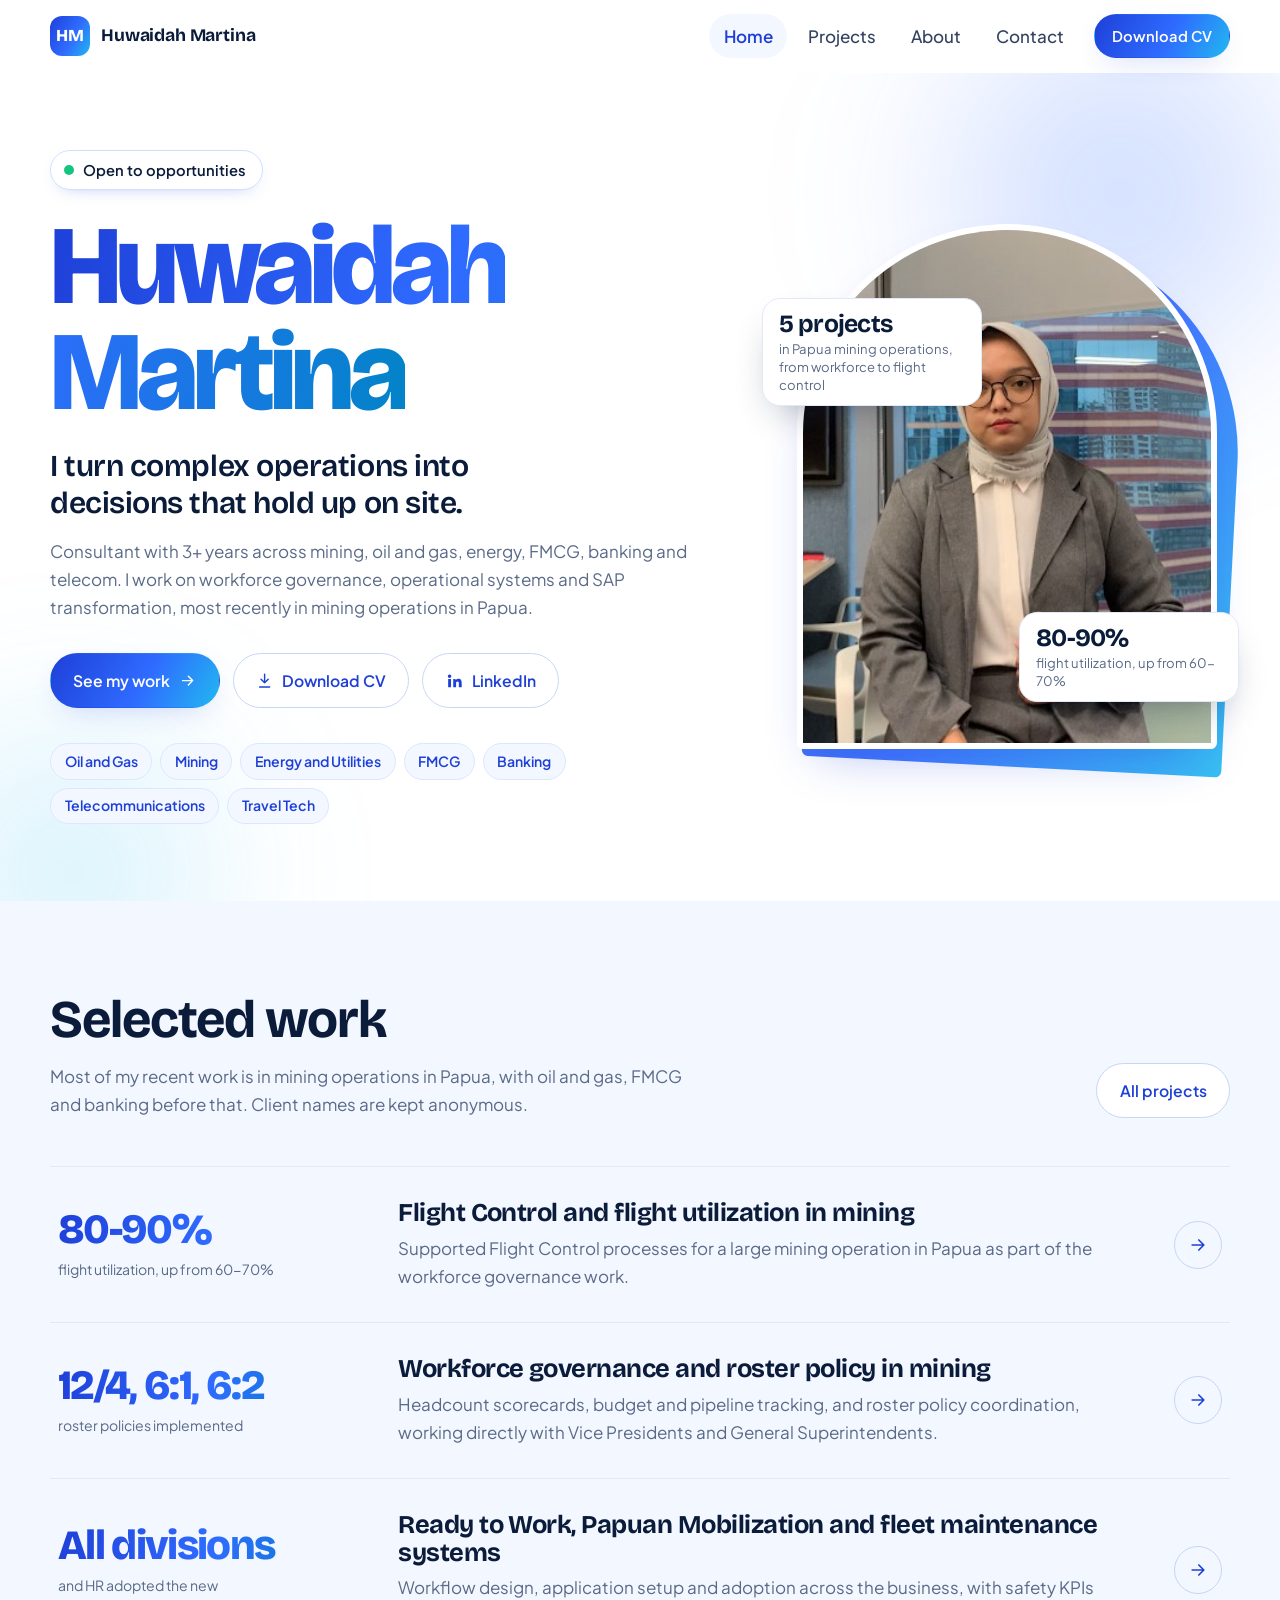
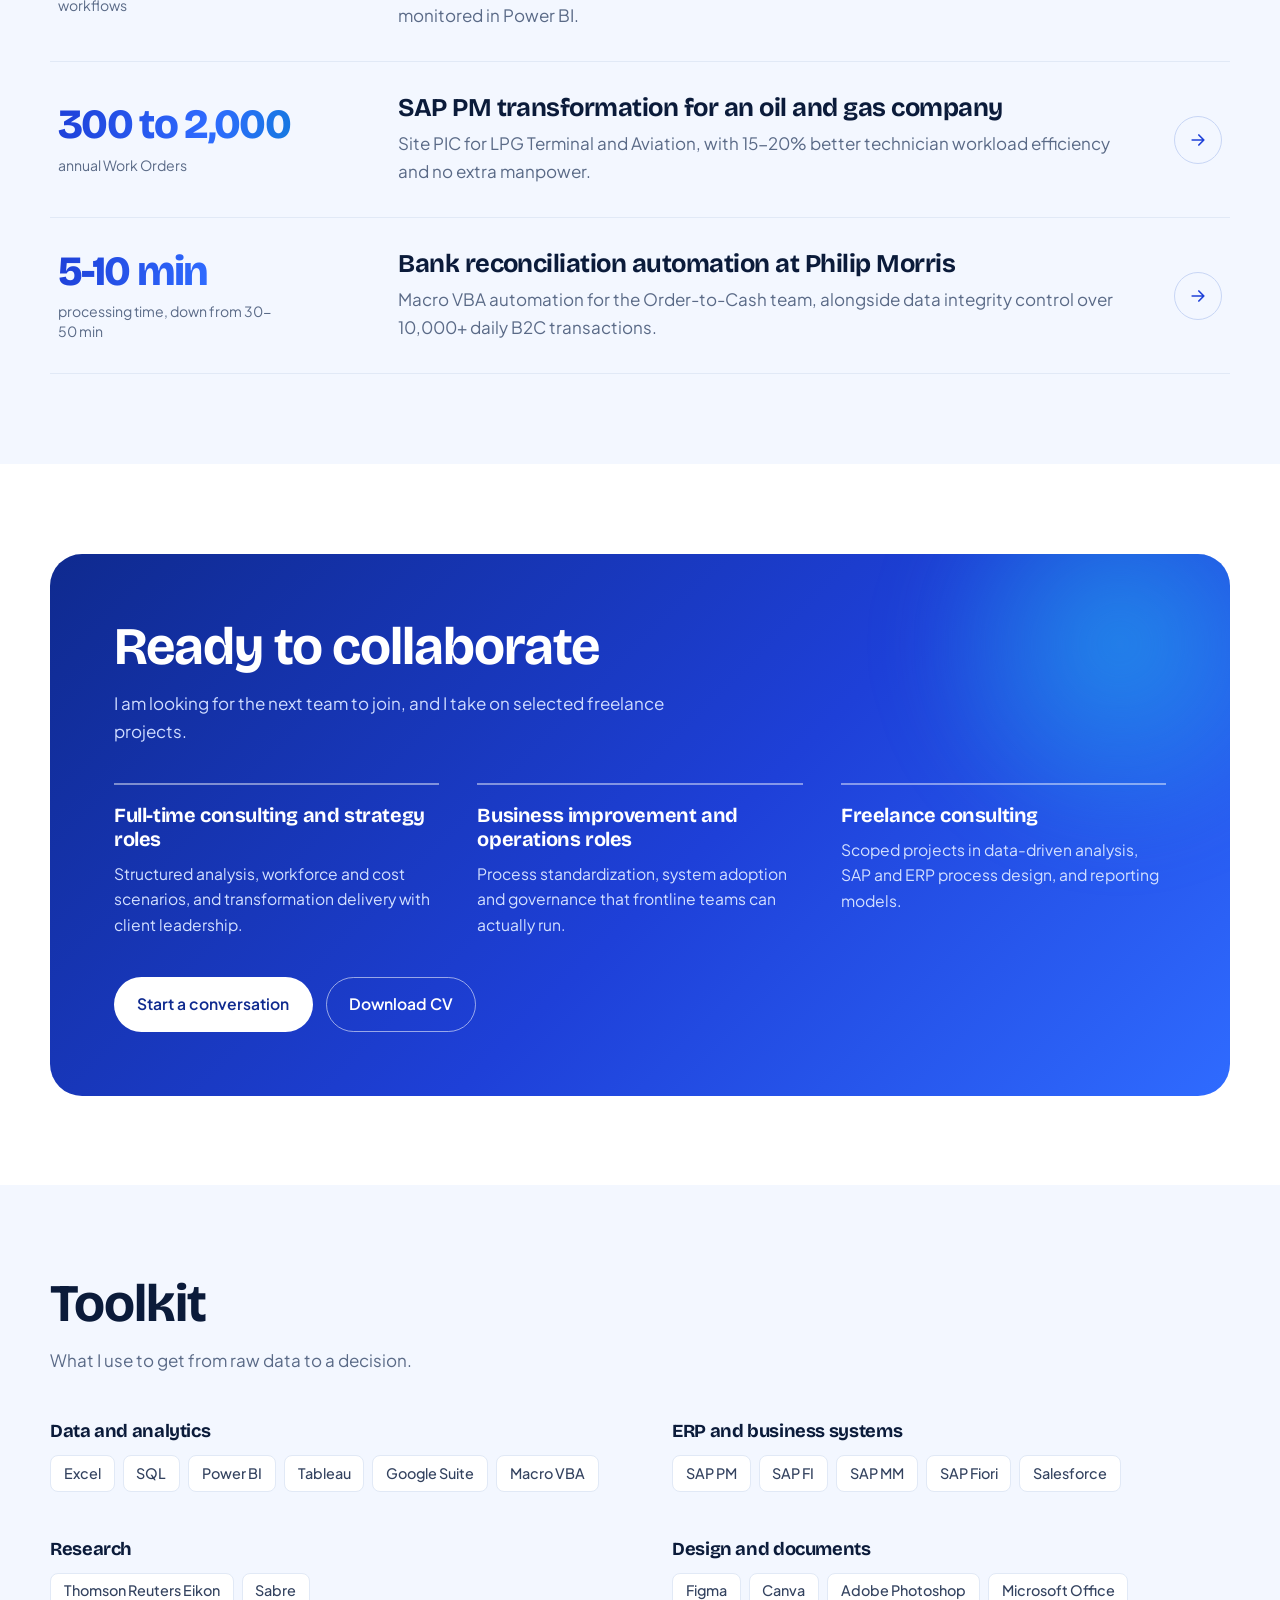
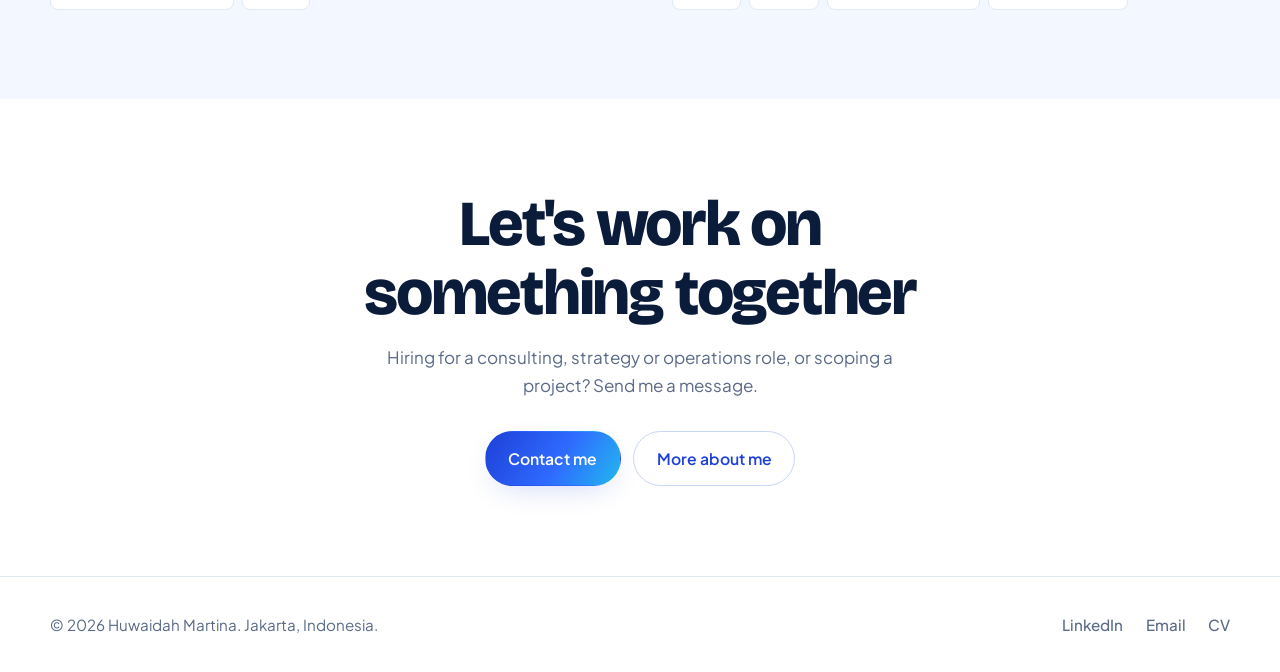
<file: index.html>
<!DOCTYPE html>
<html lang="en">
<head>
  <meta charset="utf-8">
  <meta name="viewport" content="width=device-width, initial-scale=1">
  <title>Huwaidah Martina | Consultant in Strategy, Transformation and Operations</title>
  <meta name="description" content="Huwaidah Martina is a consultant with 3+ years across oil and gas, mining, energy, FMCG and telecom. Workforce governance, operational systems and SAP PM transformation. Based in Jakarta.">
  <meta name="theme-color" content="#1e40d8">

  <meta property="og:type" content="website">
  <meta property="og:title" content="Huwaidah Martina | Consultant in Strategy, Transformation and Operations">
  <meta property="og:description" content="3+ years across mining, oil and gas, energy, FMCG and telecom. Open to full-time roles and freelance consulting.">
  <meta property="og:image" content="assets/img/og-image.png">
  <meta name="twitter:card" content="summary_large_image">

  <link rel="icon" href="assets/img/favicon.svg" type="image/svg+xml">
  <link rel="preconnect" href="https://fonts.googleapis.com">
  <link rel="preconnect" href="https://fonts.gstatic.com" crossorigin>
  <link href="https://fonts.googleapis.com/css2?family=Bricolage+Grotesque:opsz,wght@12..96,500;12..96,600;12..96,700;12..96,800&family=Plus+Jakarta+Sans:wght@400;500;600;700&display=swap" rel="stylesheet">
  <link rel="stylesheet" href="assets/css/style.css">
  <script src="assets/js/script.js" defer></script>
</head>
<body>
  <a class="skip-link" href="#main">Skip to content</a>

  <header class="site-header">
    <div class="container nav">
      <a class="brand" href="index.html" aria-label="Huwaidah Martina, home">
        <span class="brand-mark">HM</span>
        <span class="brand-name">Huwaidah Martina</span>
      </a>
      <button class="nav-toggle" type="button" aria-expanded="false" aria-controls="nav-menu" aria-label="Open menu">
        <span></span><span></span>
      </button>
      <nav id="nav-menu" class="nav-menu" aria-label="Main">
        <a href="index.html" aria-current="page">Home</a>
        <a href="projects.html">Projects</a>
        <a href="about.html">About</a>
        <a href="contact.html">Contact</a>
        <a class="btn btn-primary btn-sm" href="assets/Huwaidah_Martina_CV.pdf" download>Download CV</a>
      </nav>
    </div>
  </header>

  <main id="main">

    <!-- ================= HERO ================= -->
    <section class="hero">
      <div class="container hero-grid">
        <div class="hero-copy">
          <p class="status seq" style="--i:0"><span class="dot" aria-hidden="true"></span>Open to opportunities</p>
          <h1 class="seq" style="--i:1"><span class="grad-text">Huwaidah Martina</span></h1>
          <p class="hero-role seq" style="--i:2">I turn complex operations into decisions that hold up on site.</p>
          <p class="hero-lead seq" style="--i:3">
            Consultant with 3+ years across mining, oil and gas, energy, FMCG, banking and telecom.
            I work on workforce governance, operational systems and SAP transformation, most recently in mining operations in Papua.
          </p>
          <div class="hero-actions seq" style="--i:4">
            <a class="btn btn-primary" href="projects.html">
              See my work
              <svg viewBox="0 0 24 24" fill="none" stroke="currentColor" stroke-width="2" stroke-linecap="round" stroke-linejoin="round" aria-hidden="true"><path d="M5 12h14M13 6l6 6-6 6"/></svg>
            </a>
            <a class="btn btn-outline" href="assets/Huwaidah_Martina_CV.pdf" download>
              <svg viewBox="0 0 24 24" fill="none" stroke="currentColor" stroke-width="2" stroke-linecap="round" stroke-linejoin="round" aria-hidden="true"><path d="M12 3v12M7 10l5 5 5-5M5 21h14"/></svg>
              Download CV
            </a>
            <a class="btn btn-outline" href="https://www.linkedin.com/in/huwaidahmr/" target="_blank" rel="noopener">
              <svg viewBox="0 0 24 24" fill="currentColor" aria-hidden="true"><path d="M4.98 3.5a2.5 2.5 0 1 1 0 5 2.5 2.5 0 0 1 0-5ZM3 9.75h4v11.5H3V9.75Zm6.5 0h3.8v1.57h.06c.53-1 1.82-2.07 3.75-2.07 4 0 4.74 2.63 4.74 6.05v5.95h-4v-5.28c0-1.26-.02-2.88-1.76-2.88-1.76 0-2.03 1.37-2.03 2.79v5.37h-4V9.75Z"/></svg>
              LinkedIn
            </a>
          </div>
          <ul class="industry-list seq" style="--i:5" aria-label="Industries worked in">
            <li>Oil and Gas</li>
            <li>Mining</li>
            <li>Energy and Utilities</li>
            <li>FMCG</li>
            <li>Banking</li>
            <li>Telecommunications</li>
            <li>Travel Tech</li>
          </ul>
        </div>

        <div class="portrait-wrap seq" style="--i:2">
          <div class="portrait">
            <span class="portrait-fallback" aria-hidden="true">HM</span>
            <!-- Put your photo at assets/img/profile.jpg (portrait, about 800x1000 px) -->
            <img src="assets/img/profile.jpg" alt="Portrait of Huwaidah Martina" width="800" height="1000">
          </div>
          <div class="chip chip-a seq" style="--i:6">
            <strong data-count="5" data-suffix=" projects">5 projects</strong>
            <span>in Papua mining operations, from workforce to flight control</span>
          </div>
          <div class="chip chip-b seq" style="--i:7">
            <strong>80-90%</strong>
            <span>flight utilization, up from 60-70%</span>
          </div>
        </div>
      </div>
    </section>

    <!-- ================= SELECTED WORK ================= -->
    <section class="section section-tint" aria-labelledby="work-title">
      <div class="container">
        <div class="section-head section-head-row">
          <div>
            <h2 id="work-title">Selected work</h2>
            <p>Most of my recent work is in mining operations in Papua, with oil and gas, FMCG and banking before that. Client names are kept anonymous.</p>
          </div>
          <a class="btn btn-outline" href="projects.html">All projects</a>
        </div>

        <div class="work-list">
          <a class="work-row" href="projects.html#flight">
            <div class="work-metric">
              <strong>80-90%</strong>
              <span>flight utilization, up from 60-70%</span>
            </div>
            <div class="work-main">
              <h3>Flight Control and flight utilization in mining</h3>
              <p>Supported Flight Control processes for a large mining operation in Papua as part of the workforce governance work.</p>
            </div>
            <span class="work-go" aria-hidden="true"><svg viewBox="0 0 24 24" fill="none" stroke="currentColor" stroke-width="2" stroke-linecap="round" stroke-linejoin="round"><path d="M5 12h14M13 6l6 6-6 6"/></svg></span>
          </a>
          <a class="work-row" href="projects.html#workforce-gov">
            <div class="work-metric">
              <strong>12/4, 6:1, 6:2</strong>
              <span>roster policies implemented</span>
            </div>
            <div class="work-main">
              <h3>Workforce governance and roster policy in mining</h3>
              <p>Headcount scorecards, budget and pipeline tracking, and roster policy coordination, working directly with Vice Presidents and General Superintendents.</p>
            </div>
            <span class="work-go" aria-hidden="true"><svg viewBox="0 0 24 24" fill="none" stroke="currentColor" stroke-width="2" stroke-linecap="round" stroke-linejoin="round"><path d="M5 12h14M13 6l6 6-6 6"/></svg></span>
          </a>
          <a class="work-row" href="projects.html#systems">
            <div class="work-metric">
              <strong>All divisions</strong>
              <span>and HR adopted the new workflows</span>
            </div>
            <div class="work-main">
              <h3>Ready to Work, Papuan Mobilization and fleet maintenance systems</h3>
              <p>Workflow design, application setup and adoption across the business, with safety KPIs monitored in Power BI.</p>
            </div>
            <span class="work-go" aria-hidden="true"><svg viewBox="0 0 24 24" fill="none" stroke="currentColor" stroke-width="2" stroke-linecap="round" stroke-linejoin="round"><path d="M5 12h14M13 6l6 6-6 6"/></svg></span>
          </a>
          <a class="work-row" href="projects.html#sap-pm">
            <div class="work-metric">
              <strong>300 to 2,000</strong>
              <span>annual Work Orders</span>
            </div>
            <div class="work-main">
              <h3>SAP PM transformation for an oil and gas company</h3>
              <p>Site PIC for LPG Terminal and Aviation, with 15-20% better technician workload efficiency and no extra manpower.</p>
            </div>
            <span class="work-go" aria-hidden="true"><svg viewBox="0 0 24 24" fill="none" stroke="currentColor" stroke-width="2" stroke-linecap="round" stroke-linejoin="round"><path d="M5 12h14M13 6l6 6-6 6"/></svg></span>
          </a>
          <a class="work-row" href="projects.html#bank-recon-automation">
            <div class="work-metric">
              <strong>5-10 min</strong>
              <span>processing time, down from 30-50 min</span>
            </div>
            <div class="work-main">
              <h3>Bank reconciliation automation at Philip Morris</h3>
              <p>Macro VBA automation for the Order-to-Cash team, alongside data integrity control over 10,000+ daily B2C transactions.</p>
            </div>
            <span class="work-go" aria-hidden="true"><svg viewBox="0 0 24 24" fill="none" stroke="currentColor" stroke-width="2" stroke-linecap="round" stroke-linejoin="round"><path d="M5 12h14M13 6l6 6-6 6"/></svg></span>
          </a>
        </div>
      </div>
    </section>

    <!-- ================= READY TO COLLABORATE ================= -->
    <section class="section" aria-labelledby="collab-title">
      <div class="container">
        <div class="collab">
          <h2 id="collab-title">Ready to collaborate</h2>
          <p class="collab-intro">I am looking for the next team to join, and I take on selected freelance projects.</p>

          <div class="lanes">
            <div class="lane">
              <h3>Full-time consulting and strategy roles</h3>
              <p>Structured analysis, workforce and cost scenarios, and transformation delivery with client leadership.</p>
            </div>
            <div class="lane">
              <h3>Business improvement and operations roles</h3>
              <p>Process standardization, system adoption and governance that frontline teams can actually run.</p>
            </div>
            <div class="lane">
              <h3>Freelance consulting</h3>
              <p>Scoped projects in data-driven analysis, SAP and ERP process design, and reporting models.</p>
            </div>
          </div>

          <div class="collab-actions">
            <a class="btn btn-light" href="contact.html">Start a conversation</a>
            <a class="btn btn-ghost-light" href="assets/Huwaidah_Martina_CV.pdf" download>Download CV</a>
          </div>
        </div>
      </div>
    </section>

    <!-- ================= TOOLKIT ================= -->
    <section class="section section-tint" aria-labelledby="tools-title">
      <div class="container">
        <div class="section-head">
          <h2 id="tools-title">Toolkit</h2>
          <p>What I use to get from raw data to a decision.</p>
        </div>
        <div class="toolkit">
          <div class="tool-group">
            <h3>Data and analytics</h3>
            <ul class="tags"><li>Excel</li><li>SQL</li><li>Power BI</li><li>Tableau</li><li>Google Suite</li><li>Macro VBA</li></ul>
          </div>
          <div class="tool-group">
            <h3>ERP and business systems</h3>
            <ul class="tags"><li>SAP PM</li><li>SAP FI</li><li>SAP MM</li><li>SAP Fiori</li><li>Salesforce</li></ul>
          </div>
          <div class="tool-group">
            <h3>Research</h3>
            <ul class="tags"><li>Thomson Reuters Eikon</li><li>Sabre</li></ul>
          </div>
          <div class="tool-group">
            <h3>Design and documents</h3>
            <ul class="tags"><li>Figma</li><li>Canva</li><li>Adobe Photoshop</li><li>Microsoft Office</li></ul>
          </div>
        </div>
      </div>
    </section>

    <!-- ================= CTA ================= -->
    <section class="cta">
      <div class="container">
        <h2>Let's work on something together</h2>
        <p>Hiring for a consulting, strategy or operations role, or scoping a project? Send me a message.</p>
        <div class="hero-actions">
          <a class="btn btn-primary" href="contact.html">Contact me</a>
          <a class="btn btn-outline" href="about.html">More about me</a>
        </div>
      </div>
    </section>
  </main>

  <footer class="site-footer">
    <div class="container footer-inner">
      <p>&copy; <span data-year>2026</span> Huwaidah Martina. Jakarta, Indonesia.</p>
      <div class="footer-links">
        <a href="https://www.linkedin.com/in/huwaidahmr/" target="_blank" rel="noopener">LinkedIn</a>
        <a href="mailto:huwaidahmr@gmail.com">Email</a>
        <a href="assets/Huwaidah_Martina_CV.pdf" download>CV</a>
      </div>
    </div>
  </footer>
</body>
</html>
</file>
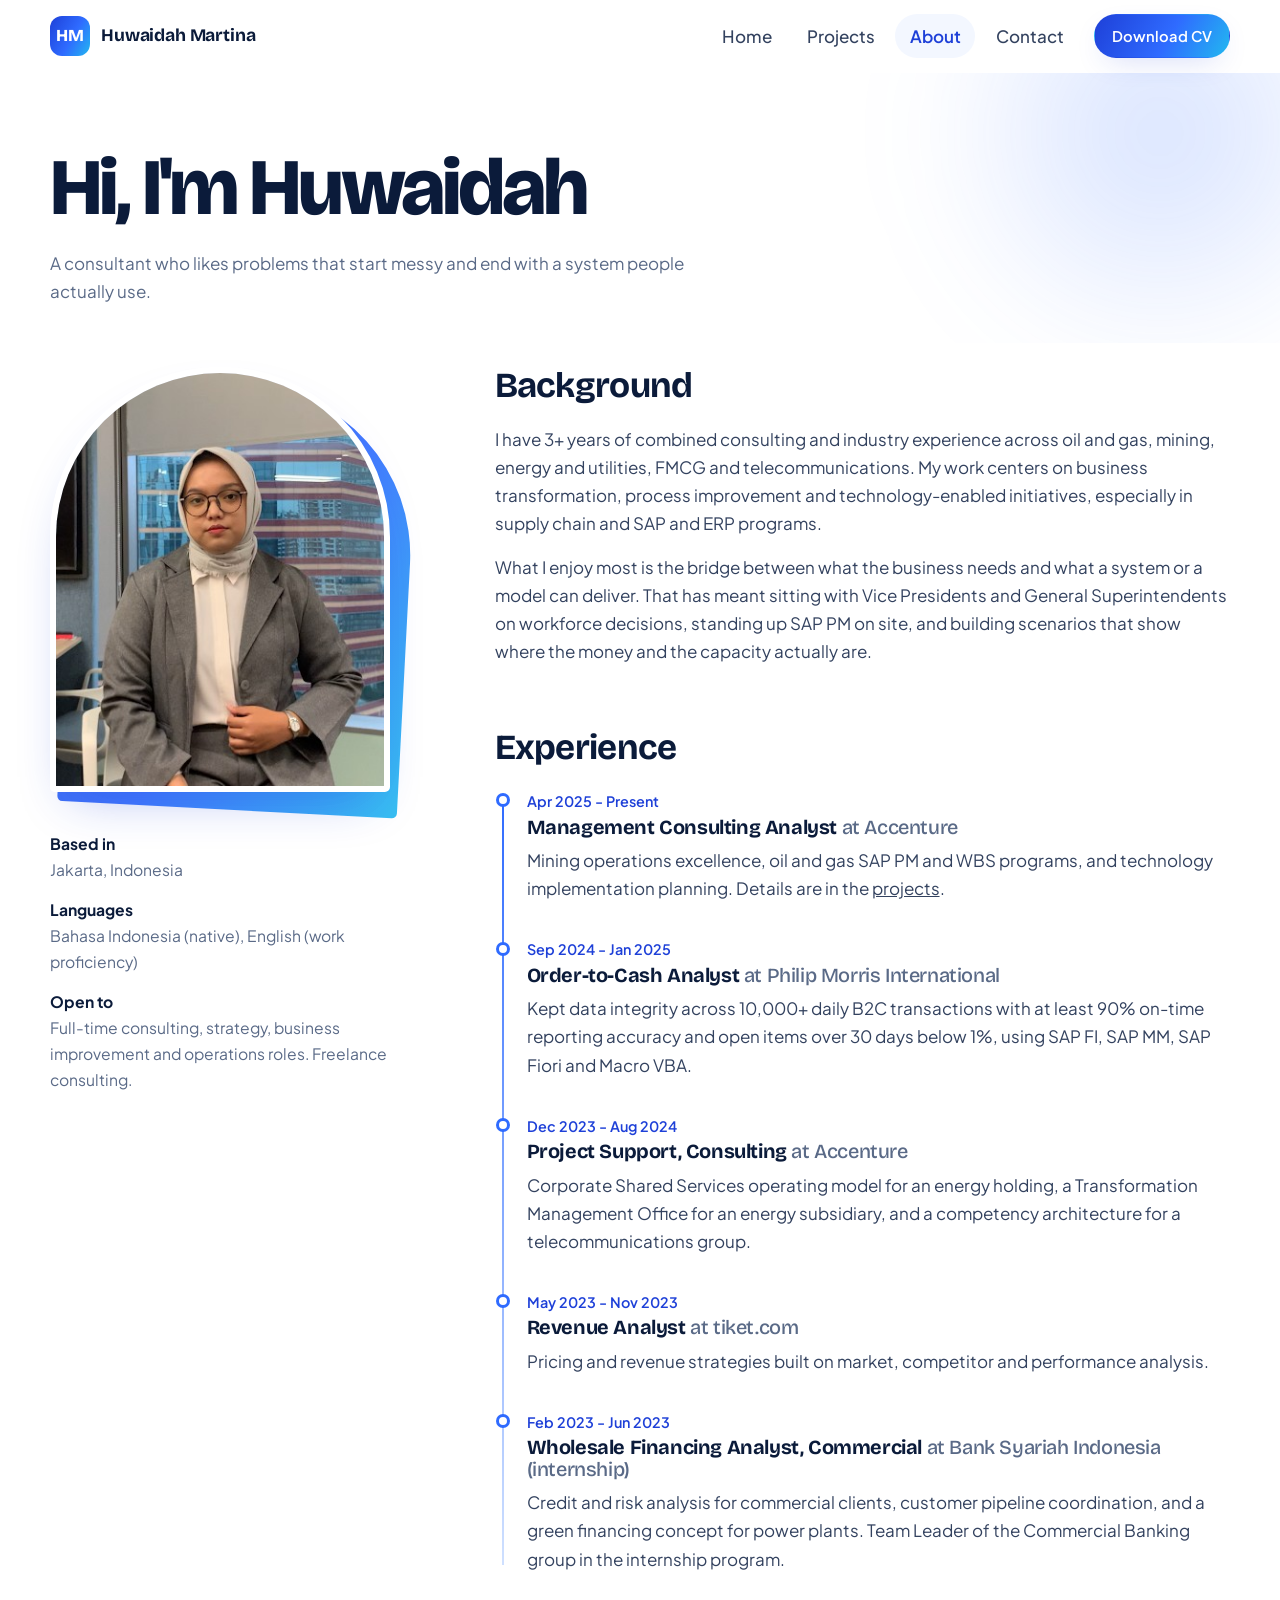
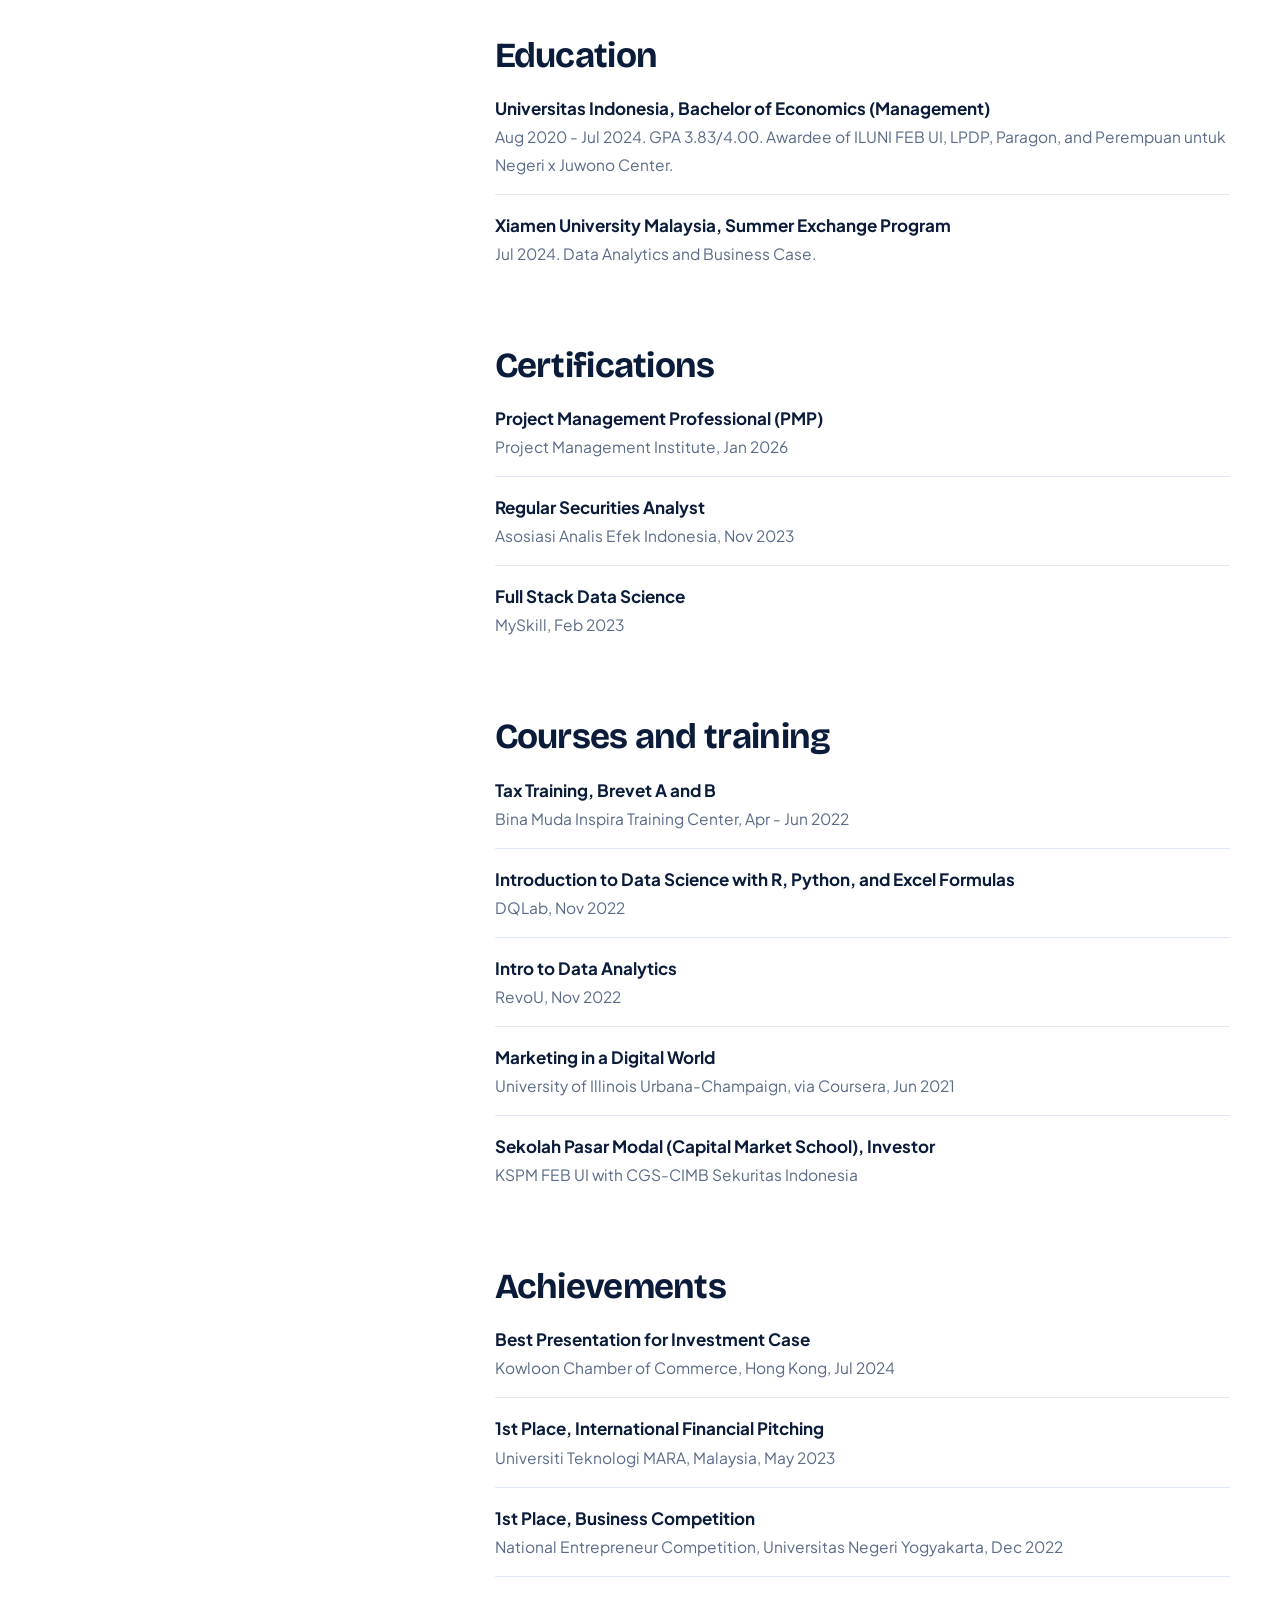
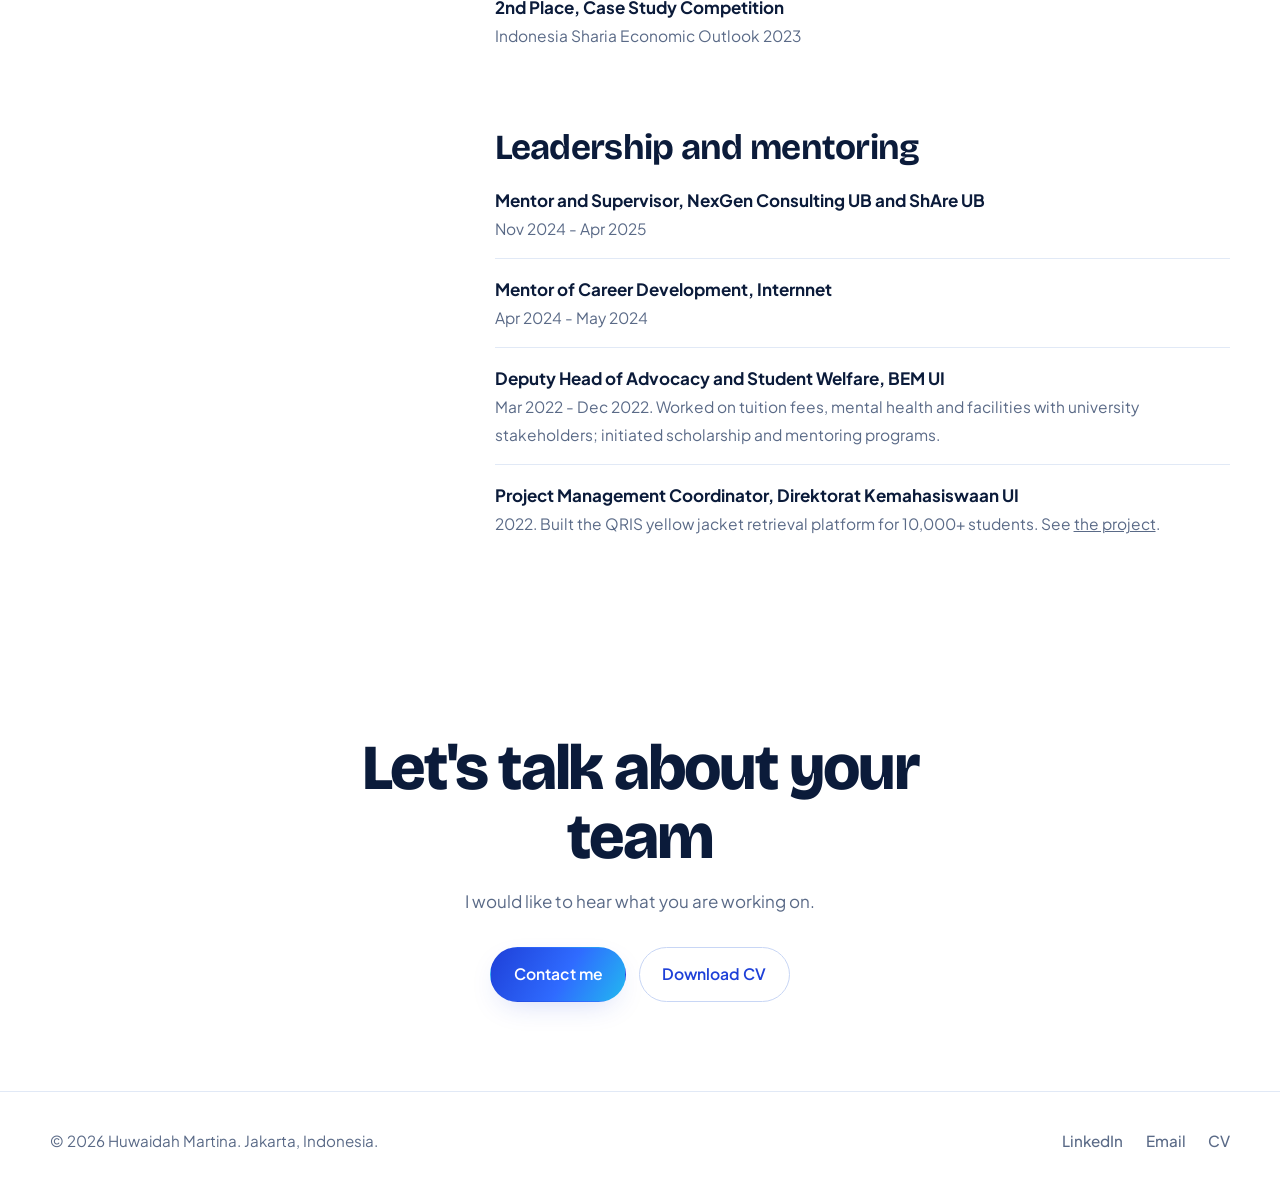
<file: about.html>
<!DOCTYPE html>
<html lang="en">
<head>
  <meta charset="utf-8">
  <meta name="viewport" content="width=device-width, initial-scale=1">
  <title>About | Huwaidah Martina</title>
  <meta name="description" content="Experience, education, certifications and achievements of Huwaidah Martina, a consultant based in Jakarta with a Management degree from Universitas Indonesia (GPA 3.83) and PMP certification.">
  <meta name="theme-color" content="#1e40d8">

  <meta property="og:type" content="website">
  <meta property="og:title" content="About | Huwaidah Martina">
  <meta property="og:description" content="Consultant with 3+ years of experience, PMP certified, Universitas Indonesia graduate.">
  <meta property="og:image" content="assets/img/og-image.png">
  <meta name="twitter:card" content="summary_large_image">

  <link rel="icon" href="assets/img/favicon.svg" type="image/svg+xml">
  <link rel="preconnect" href="https://fonts.googleapis.com">
  <link rel="preconnect" href="https://fonts.gstatic.com" crossorigin>
  <link href="https://fonts.googleapis.com/css2?family=Bricolage+Grotesque:opsz,wght@12..96,500;12..96,600;12..96,700;12..96,800&family=Plus+Jakarta+Sans:wght@400;500;600;700&display=swap" rel="stylesheet">
  <link rel="stylesheet" href="assets/css/style.css">
  <script src="assets/js/script.js" defer></script>
</head>
<body>
  <a class="skip-link" href="#main">Skip to content</a>

  <header class="site-header">
    <div class="container nav">
      <a class="brand" href="index.html" aria-label="Huwaidah Martina, home">
        <span class="brand-mark">HM</span>
        <span class="brand-name">Huwaidah Martina</span>
      </a>
      <button class="nav-toggle" type="button" aria-expanded="false" aria-controls="nav-menu" aria-label="Open menu">
        <span></span><span></span>
      </button>
      <nav id="nav-menu" class="nav-menu" aria-label="Main">
        <a href="index.html">Home</a>
        <a href="projects.html">Projects</a>
        <a href="about.html" aria-current="page">About</a>
        <a href="contact.html">Contact</a>
        <a class="btn btn-primary btn-sm" href="assets/Huwaidah_Martina_CV.pdf" download>Download CV</a>
      </nav>
    </div>
  </header>

  <main id="main">

    <section class="page-head">
      <div class="container">
        <h1>Hi, I'm Huwaidah</h1>
        <p>A consultant who likes problems that start messy and end with a system people actually use.</p>
      </div>
    </section>

    <section class="section" style="padding-top: 1.5rem;">
      <div class="container about-grid">

        <aside class="about-aside">
          <div class="portrait-wrap">
            <div class="portrait">
              <span class="portrait-fallback" aria-hidden="true">HM</span>
              <img src="assets/img/profile.jpg" alt="Portrait of Huwaidah Martina" width="800" height="1000">
            </div>
          </div>
          <ul class="facts">
            <li><b>Based in</b><span>Jakarta, Indonesia</span></li>
            <li><b>Languages</b><span>Bahasa Indonesia (native), English (work proficiency)</span></li>
            <li><b>Open to</b><span>Full-time consulting, strategy, business improvement and operations roles. Freelance consulting.</span></li>
          </ul>
        </aside>

        <div class="about-main">

          <section class="bio" aria-labelledby="bio-title">
            <h2 id="bio-title">Background</h2>
            <p>I have 3+ years of combined consulting and industry experience across oil and gas, mining, energy and utilities, FMCG and telecommunications. My work centers on business transformation, process improvement and technology-enabled initiatives, especially in supply chain and SAP and ERP programs.</p>
            <p>What I enjoy most is the bridge between what the business needs and what a system or a model can deliver. That has meant sitting with Vice Presidents and General Superintendents on workforce decisions, standing up SAP PM on site, and building scenarios that show where the money and the capacity actually are.</p>
          </section>

          <section aria-labelledby="exp-title">
            <h2 id="exp-title">Experience</h2>
            <div class="timeline">
              <article class="tl-item">
                <time>Apr 2025 - Present</time>
                <h3>Management Consulting Analyst <span class="org">at Accenture</span></h3>
                <p>Mining operations excellence, oil and gas SAP PM and WBS programs, and technology implementation planning. Details are in the <a href="projects.html">projects</a>.</p>
              </article>
              <article class="tl-item">
                <time>Sep 2024 - Jan 2025</time>
                <h3>Order-to-Cash Analyst <span class="org">at Philip Morris International</span></h3>
                <p>Kept data integrity across 10,000+ daily B2C transactions with at least 90% on-time reporting accuracy and open items over 30 days below 1%, using SAP FI, SAP MM, SAP Fiori and Macro VBA.</p>
              </article>
              <article class="tl-item">
                <time>Dec 2023 - Aug 2024</time>
                <h3>Project Support, Consulting <span class="org">at Accenture</span></h3>
                <p>Corporate Shared Services operating model for an energy holding, a Transformation Management Office for an energy subsidiary, and a competency architecture for a telecommunications group.</p>
              </article>
              <article class="tl-item">
                <time>May 2023 - Nov 2023</time>
                <h3>Revenue Analyst <span class="org">at tiket.com</span></h3>
                <p>Pricing and revenue strategies built on market, competitor and performance analysis.</p>
              </article>
              <article class="tl-item">
                <time>Feb 2023 - Jun 2023</time>
                <h3>Wholesale Financing Analyst, Commercial <span class="org">at Bank Syariah Indonesia (internship)</span></h3>
                <p>Credit and risk analysis for commercial clients, customer pipeline coordination, and a green financing concept for power plants. Team Leader of the Commercial Banking group in the internship program.</p>
              </article>
            </div>
          </section>

          <section aria-labelledby="edu-title">
            <h2 id="edu-title">Education</h2>
            <ul class="entry-list">
              <li>
                <b>Universitas Indonesia, Bachelor of Economics (Management)</b>
                <span>Aug 2020 - Jul 2024. GPA 3.83/4.00. Awardee of ILUNI FEB UI, LPDP, Paragon, and Perempuan untuk Negeri x Juwono Center.</span>
              </li>
              <li>
                <b>Xiamen University Malaysia, Summer Exchange Program</b>
                <span>Jul 2024. Data Analytics and Business Case.</span>
              </li>
            </ul>
          </section>

          <section aria-labelledby="cert-title">
            <h2 id="cert-title">Certifications</h2>
            <ul class="entry-list">
              <li><b>Project Management Professional (PMP)</b><span>Project Management Institute, Jan 2026</span></li>
              <li><b>Regular Securities Analyst</b><span>Asosiasi Analis Efek Indonesia, Nov 2023</span></li>
              <li><b>Full Stack Data Science</b><span>MySkill, Feb 2023</span></li>
            </ul>
          </section>

          <section aria-labelledby="course-title">
            <h2 id="course-title">Courses and training</h2>
            <ul class="entry-list">
              <li><b>Tax Training, Brevet A and B</b><span>Bina Muda Inspira Training Center, Apr - Jun 2022</span></li>
              <li><b>Introduction to Data Science with R, Python, and Excel Formulas</b><span>DQLab, Nov 2022</span></li>
              <li><b>Intro to Data Analytics</b><span>RevoU, Nov 2022</span></li>
              <li><b>Marketing in a Digital World</b><span>University of Illinois Urbana-Champaign, via Coursera, Jun 2021</span></li>
              <li><b>Sekolah Pasar Modal (Capital Market School), Investor</b><span>KSPM FEB UI with CGS-CIMB Sekuritas Indonesia</span></li>
            </ul>
          </section>

          <section aria-labelledby="ach-title">
            <h2 id="ach-title">Achievements</h2>
            <ul class="entry-list">
              <li><b>Best Presentation for Investment Case</b><span>Kowloon Chamber of Commerce, Hong Kong, Jul 2024</span></li>
              <li><b>1st Place, International Financial Pitching</b><span>Universiti Teknologi MARA, Malaysia, May 2023</span></li>
              <li><b>1st Place, Business Competition</b><span>National Entrepreneur Competition, Universitas Negeri Yogyakarta, Dec 2022</span></li>
              <li><b>2nd Place, Case Study Competition</b><span>Indonesia Sharia Economic Outlook 2023</span></li>
            </ul>
          </section>

          <section aria-labelledby="lead-title">
            <h2 id="lead-title">Leadership and mentoring</h2>
            <ul class="entry-list">
              <li><b>Mentor and Supervisor, NexGen Consulting UB and ShAre UB</b><span>Nov 2024 - Apr 2025</span></li>
              <li><b>Mentor of Career Development, Internnet</b><span>Apr 2024 - May 2024</span></li>
              <li><b>Deputy Head of Advocacy and Student Welfare, BEM UI</b><span>Mar 2022 - Dec 2022. Worked on tuition fees, mental health and facilities with university stakeholders; initiated scholarship and mentoring programs.</span></li>
              <li><b>Project Management Coordinator, Direktorat Kemahasiswaan UI</b><span>2022. Built the QRIS yellow jacket retrieval platform for 10,000+ students. See <a href="projects.html#qris">the project</a>.</span></li>
            </ul>
          </section>

        </div>
      </div>
    </section>

    <section class="cta">
      <div class="container">
        <h2>Let's talk about your team</h2>
        <p>I would like to hear what you are working on.</p>
        <div class="hero-actions">
          <a class="btn btn-primary" href="contact.html">Contact me</a>
          <a class="btn btn-outline" href="assets/Huwaidah_Martina_CV.pdf" download>Download CV</a>
        </div>
      </div>
    </section>
  </main>

  <footer class="site-footer">
    <div class="container footer-inner">
      <p>&copy; <span data-year>2026</span> Huwaidah Martina. Jakarta, Indonesia.</p>
      <div class="footer-links">
        <a href="https://www.linkedin.com/in/huwaidahmr/" target="_blank" rel="noopener">LinkedIn</a>
        <a href="mailto:huwaidahmr@gmail.com">Email</a>
        <a href="assets/Huwaidah_Martina_CV.pdf" download>CV</a>
      </div>
    </div>
  </footer>
</body>
</html>
</file>
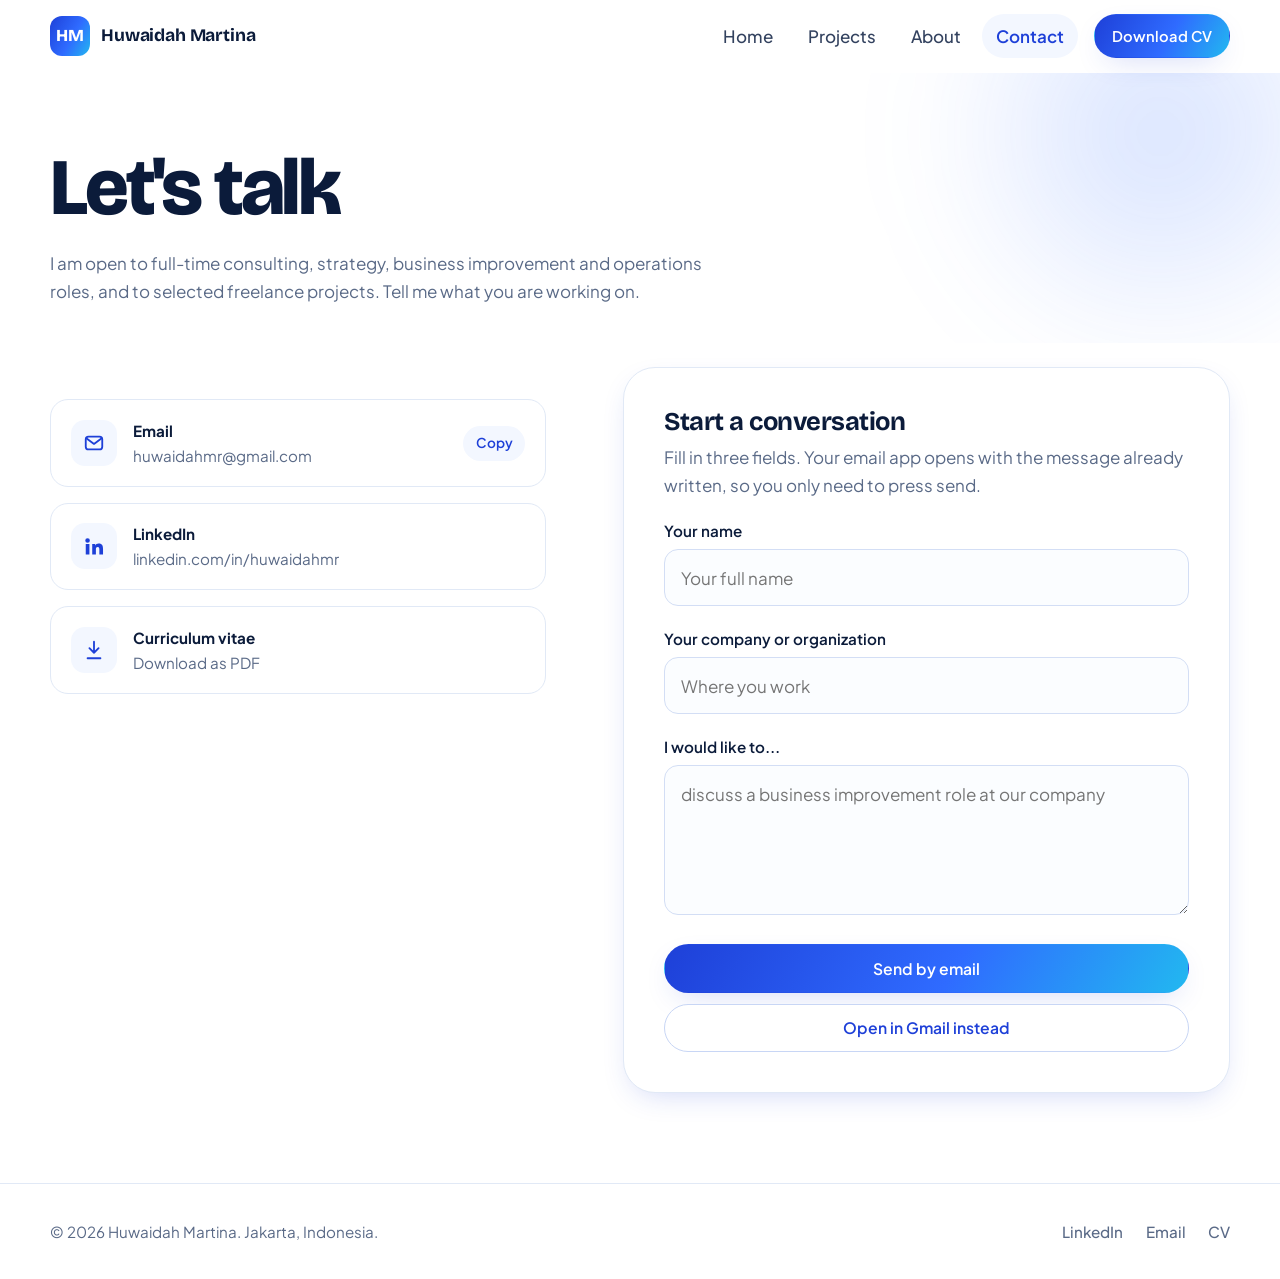
<file: contact.html>
<!DOCTYPE html>
<html lang="en">
<head>
  <meta charset="utf-8">
  <meta name="viewport" content="width=device-width, initial-scale=1">
  <title>Contact | Huwaidah Martina</title>
  <meta name="description" content="Get in touch with Huwaidah Martina for full-time consulting, strategy, business improvement and operations roles, or freelance consulting projects.">
  <meta name="theme-color" content="#1e40d8">

  <meta property="og:type" content="website">
  <meta property="og:title" content="Contact | Huwaidah Martina">
  <meta property="og:description" content="Open to full-time roles and freelance consulting. Send a message.">
  <meta property="og:image" content="assets/img/og-image.png">
  <meta name="twitter:card" content="summary_large_image">

  <link rel="icon" href="assets/img/favicon.svg" type="image/svg+xml">
  <link rel="preconnect" href="https://fonts.googleapis.com">
  <link rel="preconnect" href="https://fonts.gstatic.com" crossorigin>
  <link href="https://fonts.googleapis.com/css2?family=Bricolage+Grotesque:opsz,wght@12..96,500;12..96,600;12..96,700;12..96,800&family=Plus+Jakarta+Sans:wght@400;500;600;700&display=swap" rel="stylesheet">
  <link rel="stylesheet" href="assets/css/style.css">
  <script src="assets/js/script.js" defer></script>
</head>
<body>
  <a class="skip-link" href="#main">Skip to content</a>

  <header class="site-header">
    <div class="container nav">
      <a class="brand" href="index.html" aria-label="Huwaidah Martina, home">
        <span class="brand-mark">HM</span>
        <span class="brand-name">Huwaidah Martina</span>
      </a>
      <button class="nav-toggle" type="button" aria-expanded="false" aria-controls="nav-menu" aria-label="Open menu">
        <span></span><span></span>
      </button>
      <nav id="nav-menu" class="nav-menu" aria-label="Main">
        <a href="index.html">Home</a>
        <a href="projects.html">Projects</a>
        <a href="about.html">About</a>
        <a href="contact.html" aria-current="page">Contact</a>
        <a class="btn btn-primary btn-sm" href="assets/Huwaidah_Martina_CV.pdf" download>Download CV</a>
      </nav>
    </div>
  </header>

  <main id="main">

    <section class="page-head">
      <div class="container">
        <h1>Let's talk</h1>
        <p>I am open to full-time consulting, strategy, business improvement and operations roles, and to selected freelance projects. Tell me what you are working on.</p>
      </div>
    </section>

    <section class="section" style="padding-top: 1.5rem;">
      <div class="container contact-grid">

        <div>
          <div class="contact-links">
            <div class="contact-link">
              <a class="contact-main" href="mailto:huwaidahmr@gmail.com">
                <span class="ico" aria-hidden="true">
                  <svg viewBox="0 0 24 24" fill="none" stroke="currentColor" stroke-width="2" stroke-linecap="round" stroke-linejoin="round"><rect x="3" y="5" width="18" height="14" rx="3"/><path d="m4 7 8 6 8-6"/></svg>
                </span>
                <span>
                  <b>Email</b>
                  <span>huwaidahmr@gmail.com</span>
                </span>
              </a>
              <button class="copy-btn" type="button" data-copy="huwaidahmr@gmail.com">Copy</button>
            </div>

            <a class="contact-link" href="https://www.linkedin.com/in/huwaidahmr/" target="_blank" rel="noopener">
              <span class="ico" aria-hidden="true">
                <svg viewBox="0 0 24 24" fill="currentColor"><path d="M4.98 3.5a2.5 2.5 0 1 1 0 5 2.5 2.5 0 0 1 0-5ZM3 9.75h4v11.5H3V9.75Zm6.5 0h3.8v1.57h.06c.53-1 1.82-2.07 3.75-2.07 4 0 4.74 2.63 4.74 6.05v5.95h-4v-5.28c0-1.26-.02-2.88-1.76-2.88-1.76 0-2.03 1.37-2.03 2.79v5.37h-4V9.75Z"/></svg>
              </span>
              <span>
                <b>LinkedIn</b>
                <span>linkedin.com/in/huwaidahmr</span>
              </span>
            </a>

            <a class="contact-link" href="assets/Huwaidah_Martina_CV.pdf" download>
              <span class="ico" aria-hidden="true">
                <svg viewBox="0 0 24 24" fill="none" stroke="currentColor" stroke-width="2" stroke-linecap="round" stroke-linejoin="round"><path d="M12 3v12M7 10l5 5 5-5M5 21h14"/></svg>
              </span>
              <span>
                <b>Curriculum vitae</b>
                <span>Download as PDF</span>
              </span>
            </a>
          </div>
        </div>

        <div class="form-card">
          <h2>Start a conversation</h2>
          <p>Fill in three fields. Your email app opens with the message already written, so you only need to press send.</p>

          <form id="contact-form" novalidate>
            <div class="field">
              <label for="name">Your name</label>
              <input id="name" name="name" type="text" autocomplete="name" placeholder="Your full name" required>
            </div>
            <div class="field">
              <label for="org">Your company or organization</label>
              <input id="org" name="org" type="text" autocomplete="organization" placeholder="Where you work" required>
            </div>
            <div class="field">
              <label for="message">I would like to...</label>
              <textarea id="message" name="message" placeholder="discuss a business improvement role at our company" required></textarea>
            </div>

            <div class="form-actions">
              <button class="btn btn-primary" type="submit">Send by email</button>
              <button class="btn btn-outline" type="button" id="send-gmail">Open in Gmail instead</button>
            </div>
            <p id="form-status" class="form-status" role="status" aria-live="polite"></p>
          </form>
        </div>

      </div>
    </section>
  </main>

  <footer class="site-footer">
    <div class="container footer-inner">
      <p>&copy; <span data-year>2026</span> Huwaidah Martina. Jakarta, Indonesia.</p>
      <div class="footer-links">
        <a href="https://www.linkedin.com/in/huwaidahmr/" target="_blank" rel="noopener">LinkedIn</a>
        <a href="mailto:huwaidahmr@gmail.com">Email</a>
        <a href="assets/Huwaidah_Martina_CV.pdf" download>CV</a>
      </div>
    </div>
  </footer>
</body>
</html>
</file>
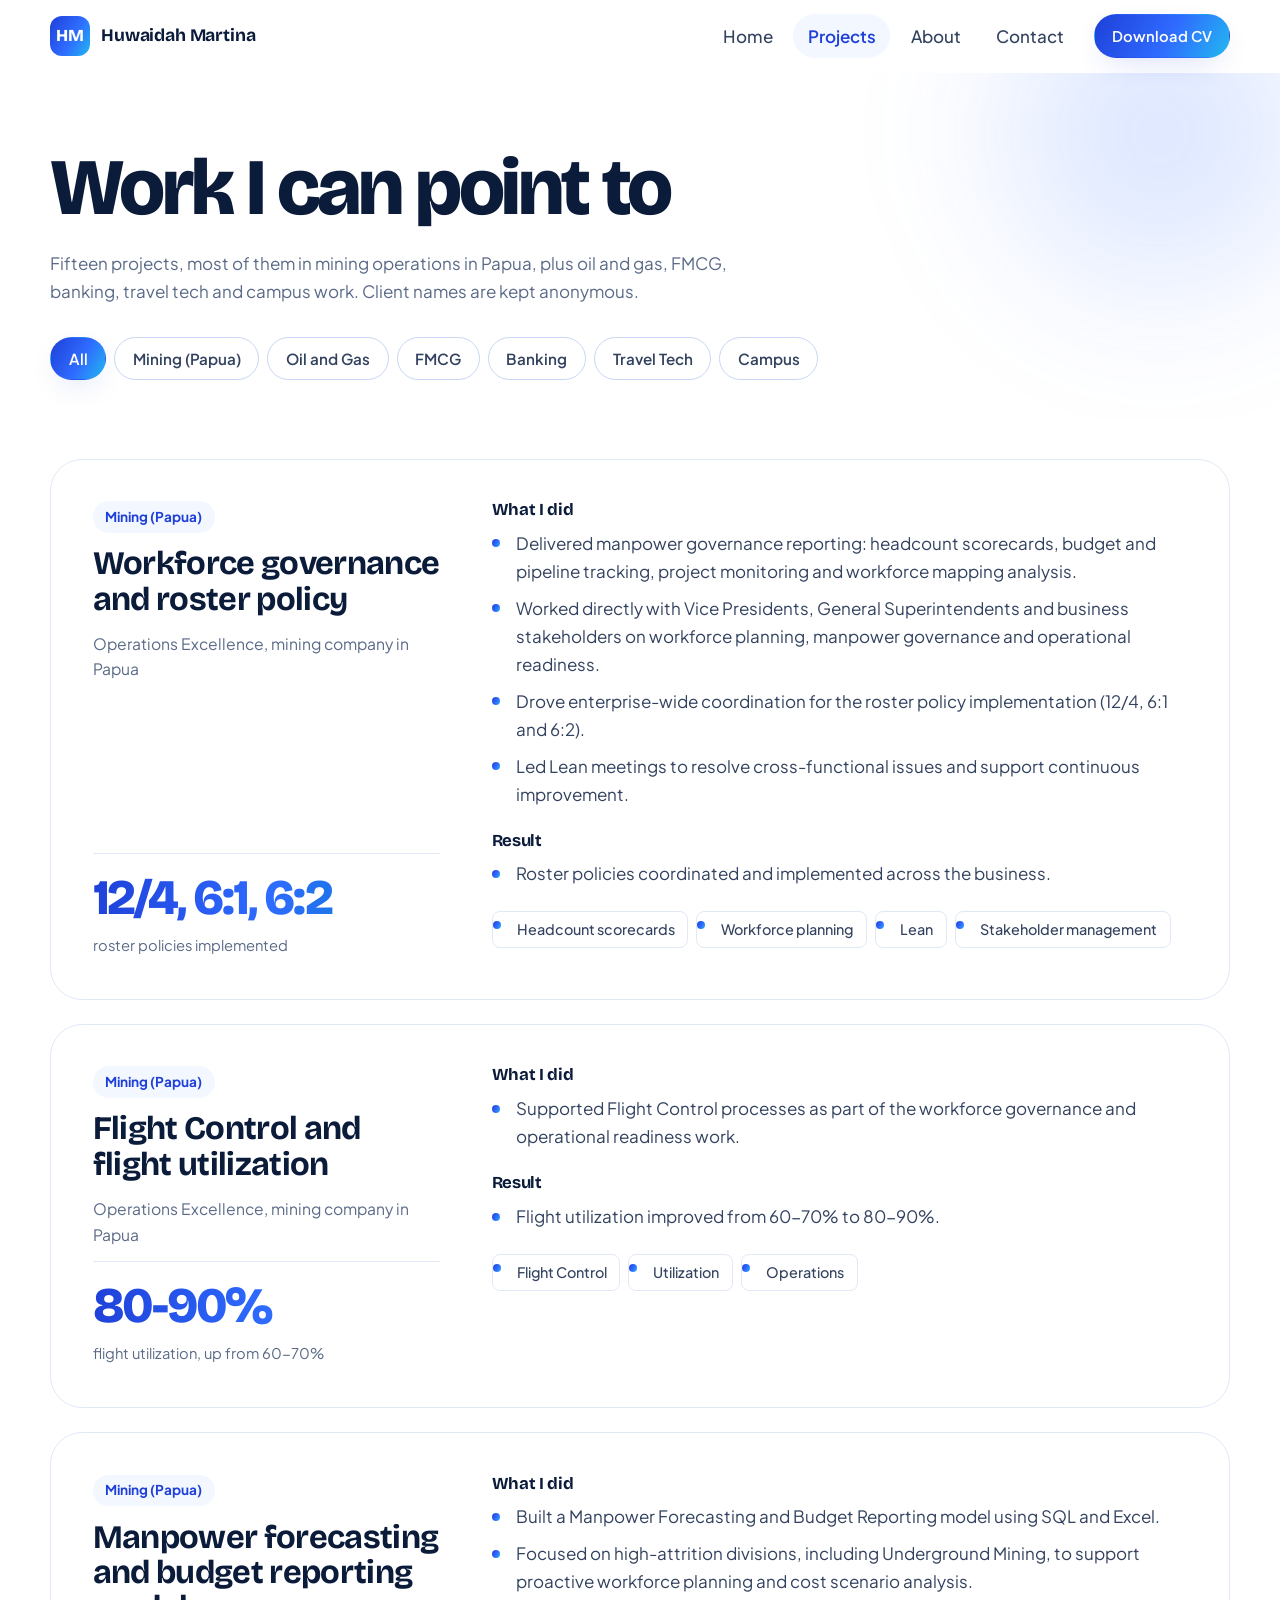
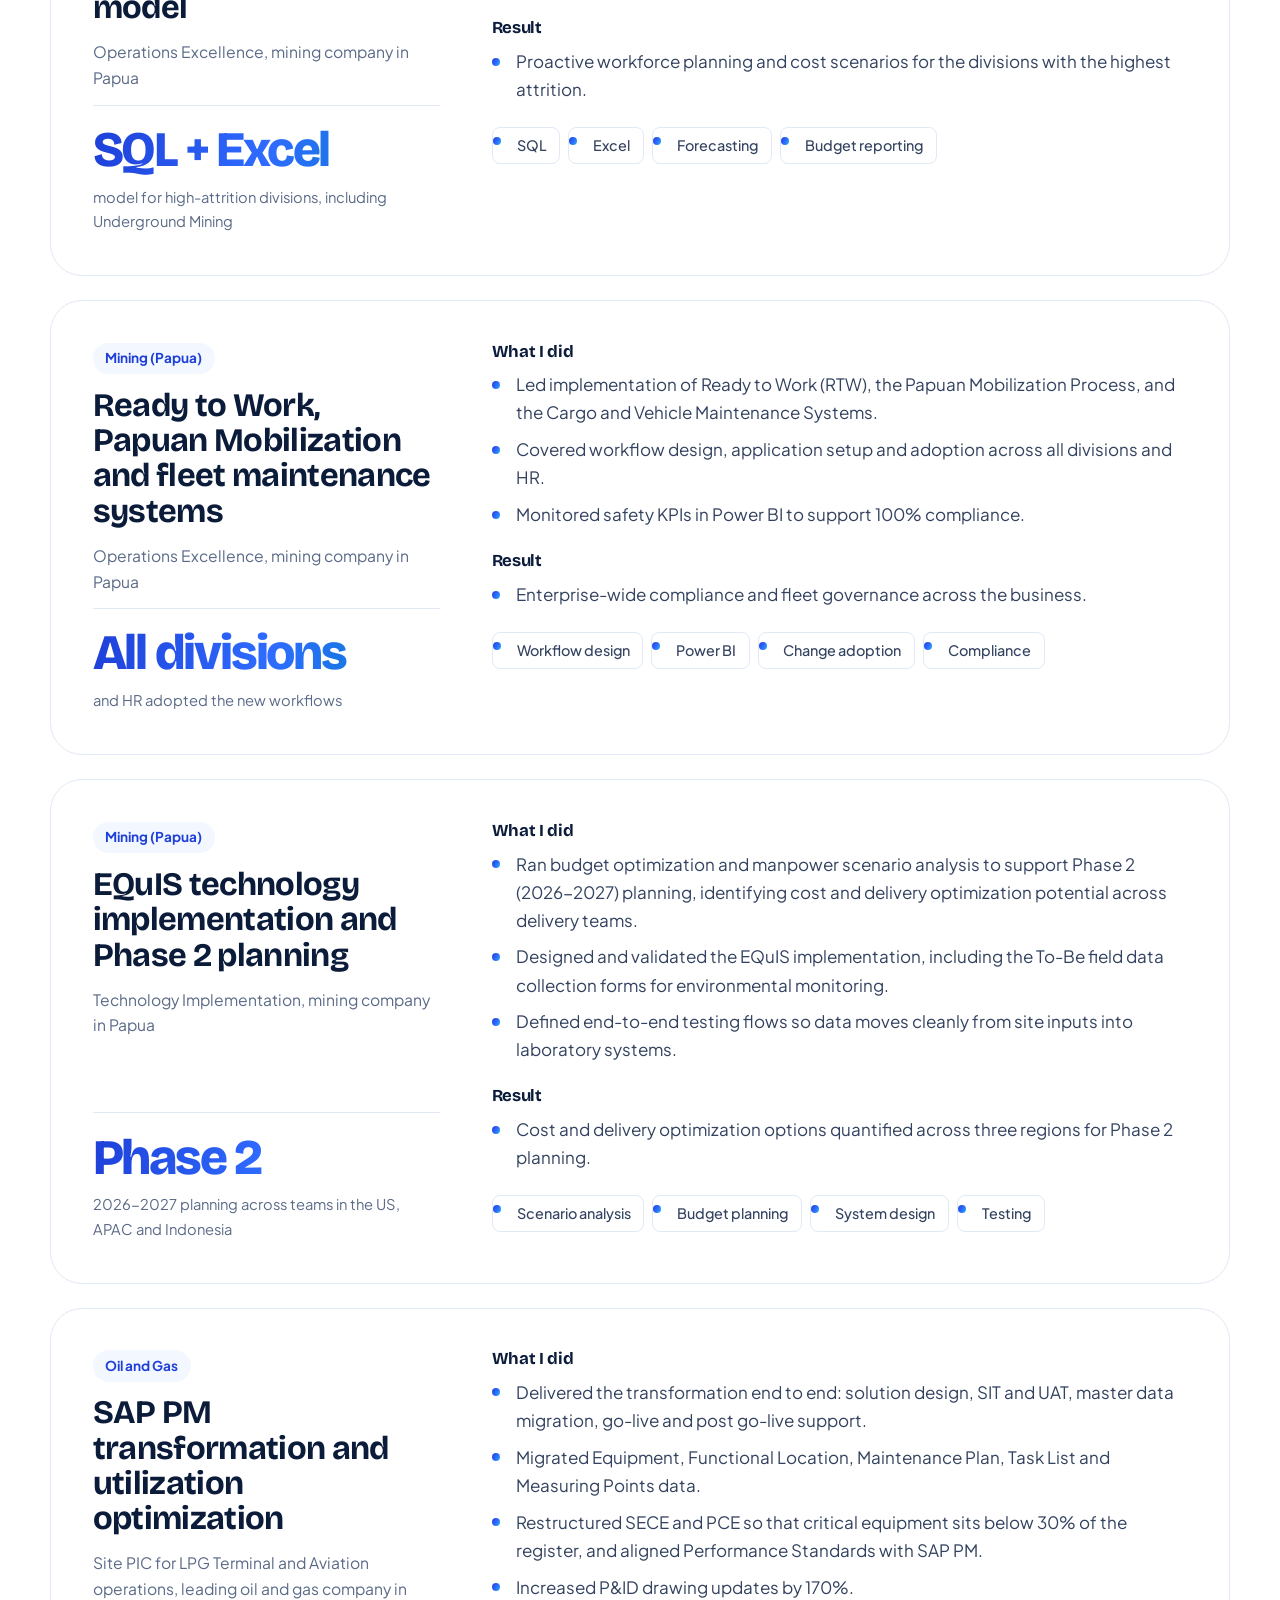
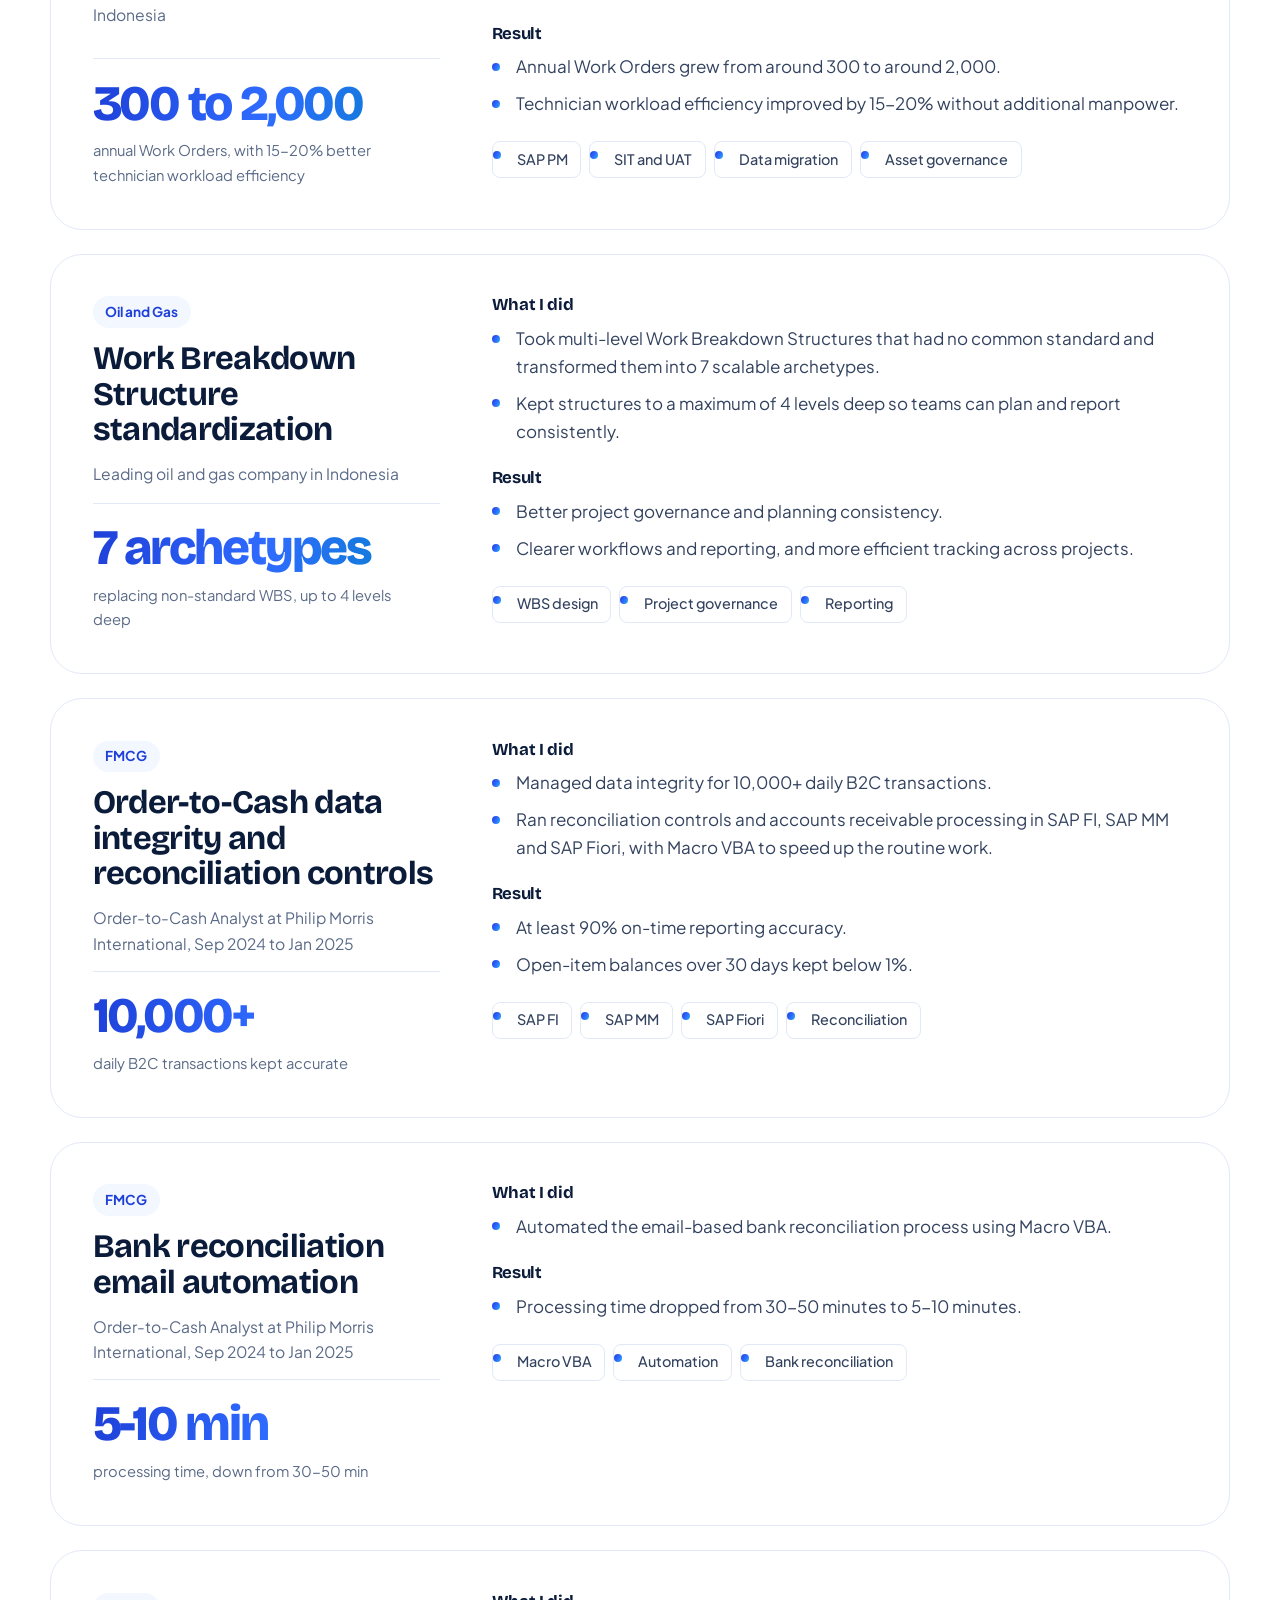
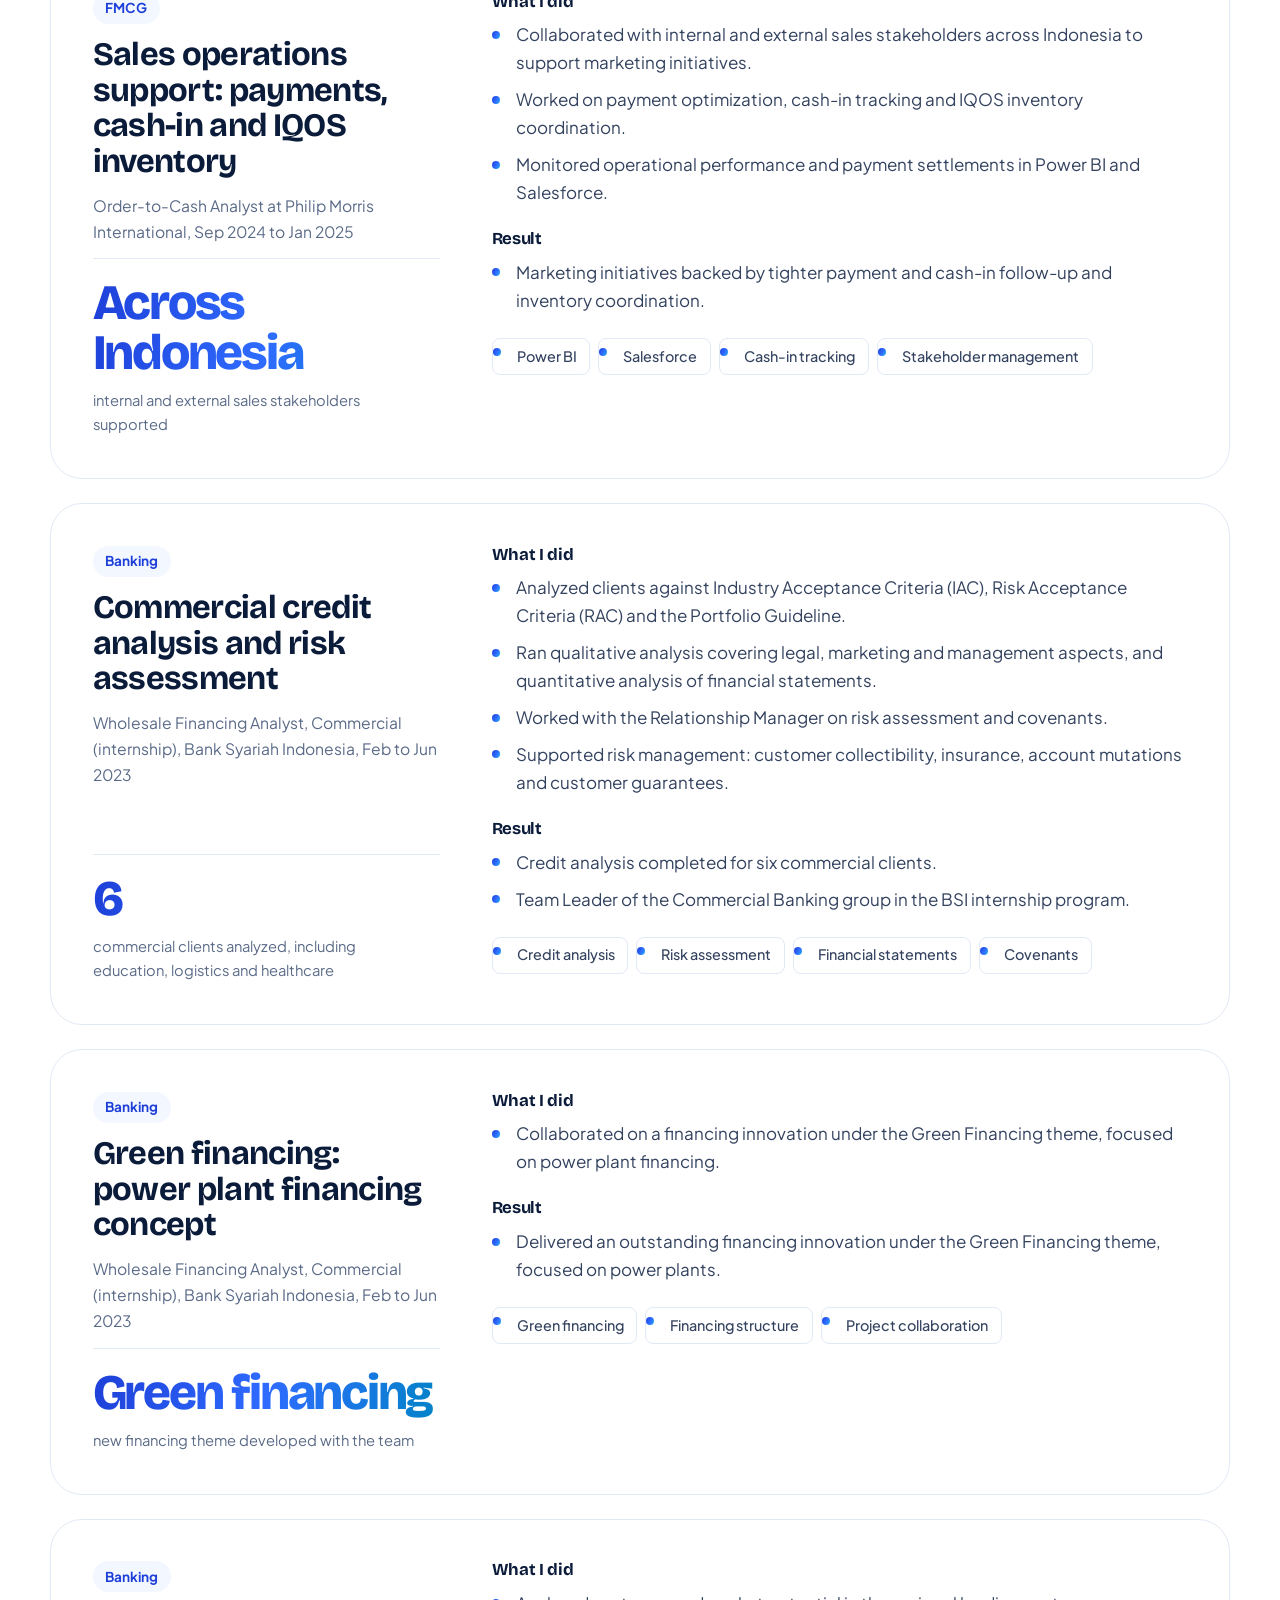
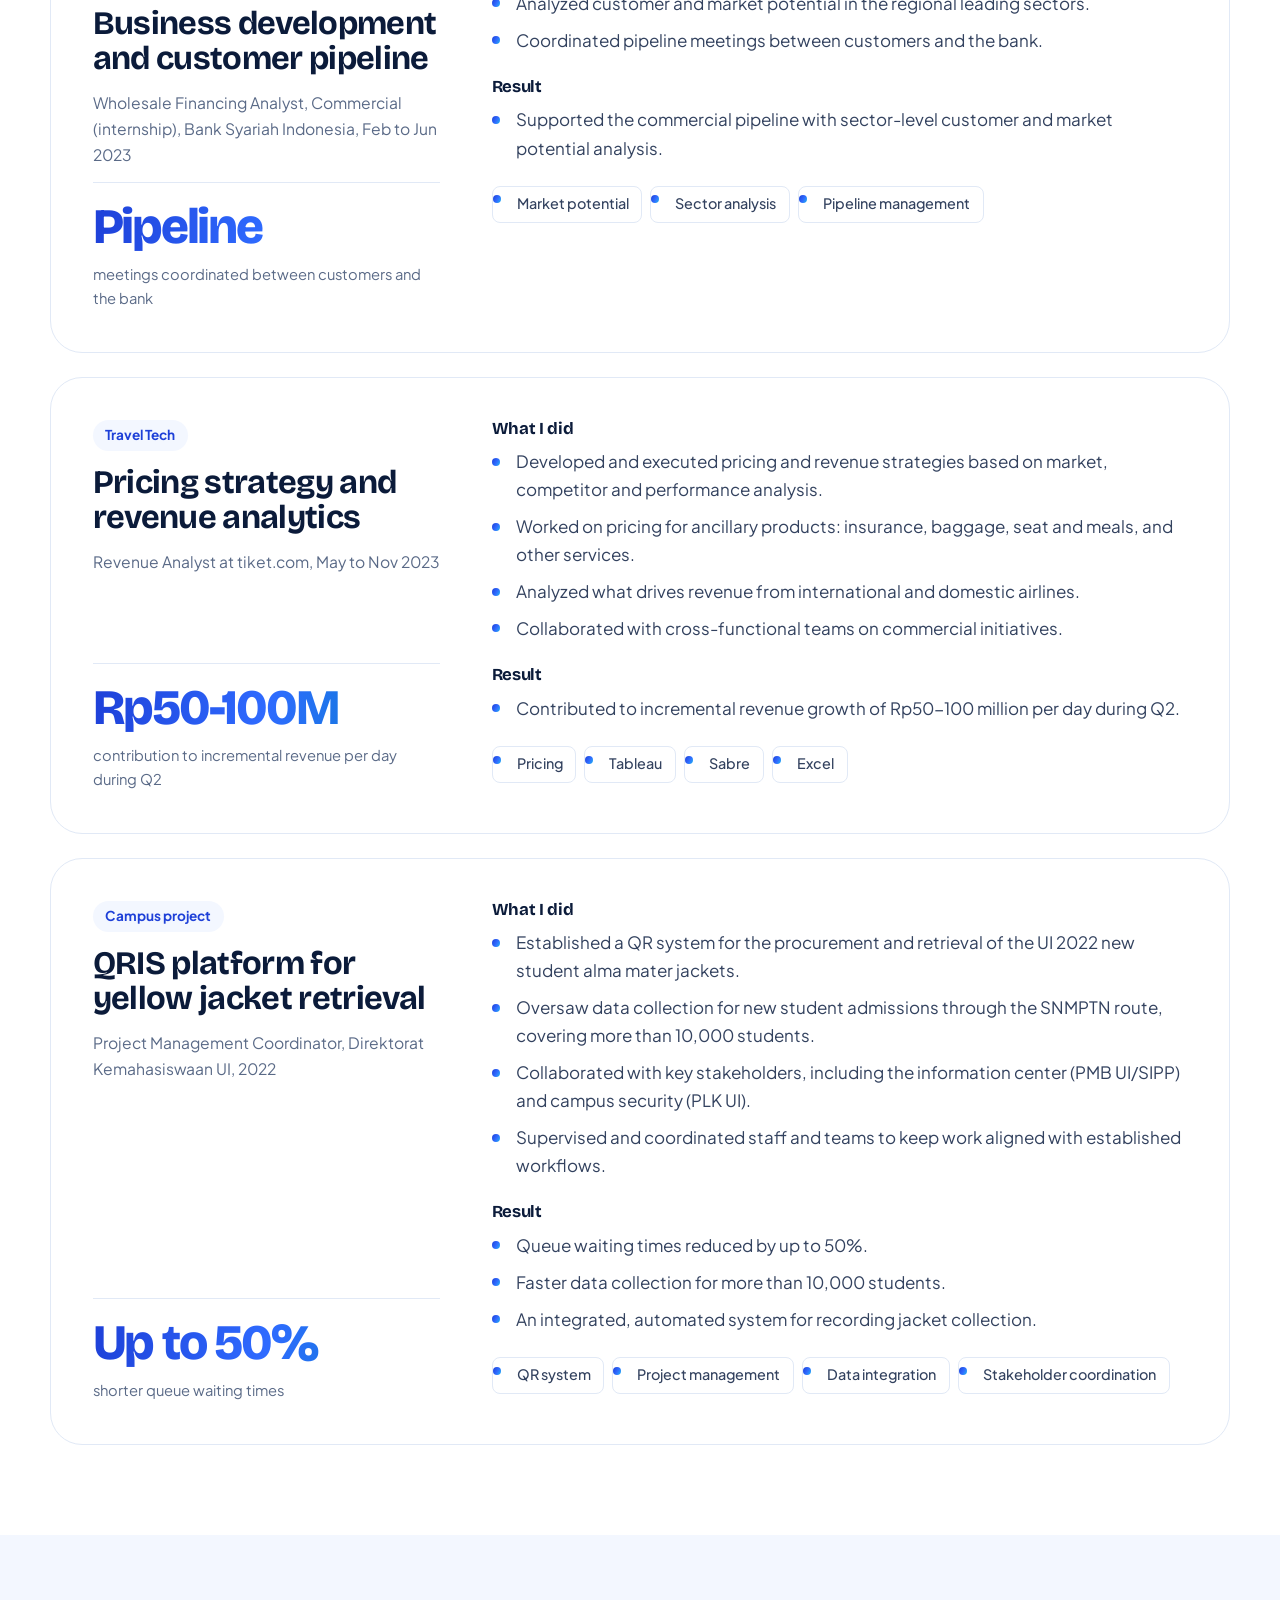
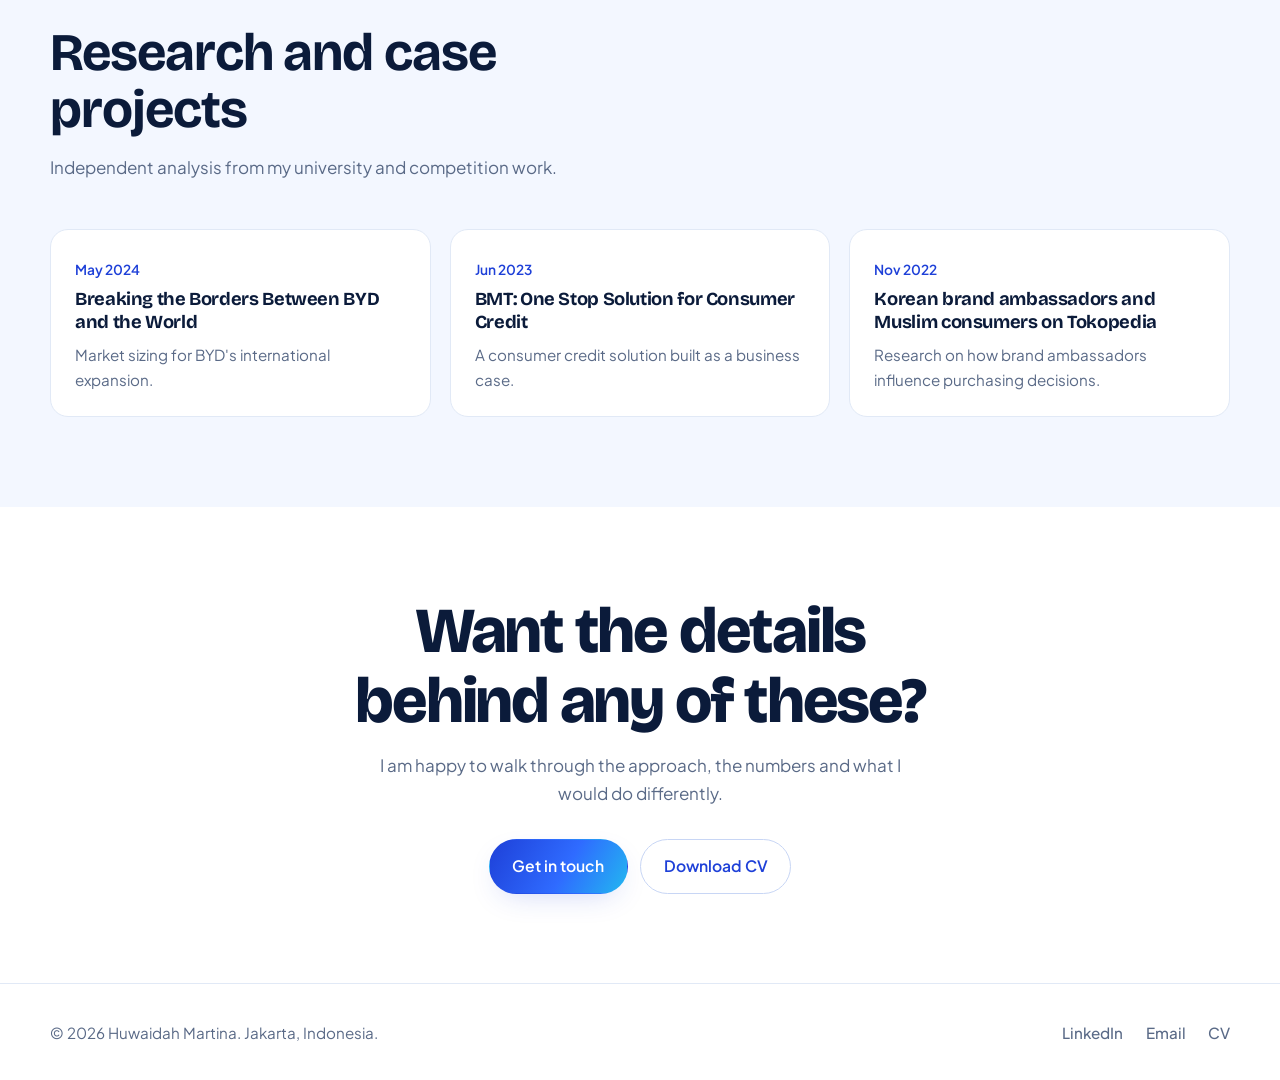
<file: projects.html>
<!DOCTYPE html>
<html lang="en">
<head>
  <meta charset="utf-8">
  <meta name="viewport" content="width=device-width, initial-scale=1">
  <title>Projects | Huwaidah Martina</title>
  <meta name="description" content="Case studies by Huwaidah Martina: workforce governance, flight utilization and mobilization systems in Papua mining, SAP PM transformation, WBS standardization, FMCG order-to-cash automation, banking credit analysis and pricing analytics.">
  <meta name="theme-color" content="#1e40d8">

  <meta property="og:type" content="website">
  <meta property="og:title" content="Projects | Huwaidah Martina">
  <meta property="og:description" content="Fifteen case studies across mining, oil and gas, FMCG, banking and travel tech, with the results that mattered.">
  <meta property="og:image" content="assets/img/og-image.png">
  <meta name="twitter:card" content="summary_large_image">

  <link rel="icon" href="assets/img/favicon.svg" type="image/svg+xml">
  <link rel="preconnect" href="https://fonts.googleapis.com">
  <link rel="preconnect" href="https://fonts.gstatic.com" crossorigin>
  <link href="https://fonts.googleapis.com/css2?family=Bricolage+Grotesque:opsz,wght@12..96,500;12..96,600;12..96,700;12..96,800&family=Plus+Jakarta+Sans:wght@400;500;600;700&display=swap" rel="stylesheet">
  <link rel="stylesheet" href="assets/css/style.css">
  <script src="assets/js/script.js" defer></script>
</head>
<body>
  <a class="skip-link" href="#main">Skip to content</a>

  <header class="site-header">
    <div class="container nav">
      <a class="brand" href="index.html" aria-label="Huwaidah Martina, home">
        <span class="brand-mark">HM</span>
        <span class="brand-name">Huwaidah Martina</span>
      </a>
      <button class="nav-toggle" type="button" aria-expanded="false" aria-controls="nav-menu" aria-label="Open menu">
        <span></span><span></span>
      </button>
      <nav id="nav-menu" class="nav-menu" aria-label="Main">
        <a href="index.html">Home</a>
        <a href="projects.html" aria-current="page">Projects</a>
        <a href="about.html">About</a>
        <a href="contact.html">Contact</a>
        <a class="btn btn-primary btn-sm" href="assets/Huwaidah_Martina_CV.pdf" download>Download CV</a>
      </nav>
    </div>
  </header>

  <main id="main">

    <section class="page-head">
      <div class="container">
        <h1>Work I can point to</h1>
        <p>Fifteen projects, most of them in mining operations in Papua, plus oil and gas, FMCG, banking, travel tech and campus work. Client names are kept anonymous.</p>
        <div class="filters" role="group" aria-label="Filter projects by industry">
          <button class="filter" type="button" data-filter="all" aria-pressed="true">All</button>
          <button class="filter" type="button" data-filter="mining" aria-pressed="false">Mining (Papua)</button>
          <button class="filter" type="button" data-filter="oilgas" aria-pressed="false">Oil and Gas</button>
          <button class="filter" type="button" data-filter="fmcg" aria-pressed="false">FMCG</button>
          <button class="filter" type="button" data-filter="banking" aria-pressed="false">Banking</button>
          <button class="filter" type="button" data-filter="tech" aria-pressed="false">Travel Tech</button>
          <button class="filter" type="button" data-filter="campus" aria-pressed="false">Campus</button>
        </div>
      </div>
    </section>

    <section class="section" style="padding-top: 1.5rem;">
      <div class="container cases">

        <article class="case" id="workforce-gov" data-cat="mining">
          <div class="case-side">
            <span class="case-industry">Mining (Papua)</span>
            <h2>Workforce governance and roster policy</h2>
            <p class="case-role">Operations Excellence, mining company in Papua</p>
            <div class="case-metric">
              <strong>12/4, 6:1, 6:2</strong>
              <span>roster policies implemented</span>
            </div>
          </div>
          <div class="case-body">
            <h3>What I did</h3>
            <ul>
              <li>Delivered manpower governance reporting: headcount scorecards, budget and pipeline tracking, project monitoring and workforce mapping analysis.</li>
              <li>Worked directly with Vice Presidents, General Superintendents and business stakeholders on workforce planning, manpower governance and operational readiness.</li>
              <li>Drove enterprise-wide coordination for the roster policy implementation (12/4, 6:1 and 6:2).</li>
              <li>Led Lean meetings to resolve cross-functional issues and support continuous improvement.</li>
            </ul>
            <h3>Result</h3>
            <ul>
              <li>Roster policies coordinated and implemented across the business.</li>
            </ul>
            <ul class="tags"><li>Headcount scorecards</li><li>Workforce planning</li><li>Lean</li><li>Stakeholder management</li></ul>
          </div>
        </article>

        <article class="case" id="flight" data-cat="mining">
          <div class="case-side">
            <span class="case-industry">Mining (Papua)</span>
            <h2>Flight Control and flight utilization</h2>
            <p class="case-role">Operations Excellence, mining company in Papua</p>
            <div class="case-metric">
              <strong>80-90%</strong>
              <span>flight utilization, up from 60-70%</span>
            </div>
          </div>
          <div class="case-body">
            <h3>What I did</h3>
            <ul>
              <li>Supported Flight Control processes as part of the workforce governance and operational readiness work.</li>
            </ul>
            <!-- TODO: add 2-3 bullets above about what you analyzed or changed to lift flight utilization -->
            <h3>Result</h3>
            <ul>
              <li>Flight utilization improved from 60-70% to 80-90%.</li>
            </ul>
            <ul class="tags"><li>Flight Control</li><li>Utilization</li><li>Operations</li></ul>
          </div>
        </article>

        <article class="case" id="forecasting" data-cat="mining">
          <div class="case-side">
            <span class="case-industry">Mining (Papua)</span>
            <h2>Manpower forecasting and budget reporting model</h2>
            <p class="case-role">Operations Excellence, mining company in Papua</p>
            <div class="case-metric">
              <strong>SQL + Excel</strong>
              <span>model for high-attrition divisions, including Underground Mining</span>
            </div>
          </div>
          <div class="case-body">
            <h3>What I did</h3>
            <ul>
              <li>Built a Manpower Forecasting and Budget Reporting model using SQL and Excel.</li>
              <li>Focused on high-attrition divisions, including Underground Mining, to support proactive workforce planning and cost scenario analysis.</li>
            </ul>
            <h3>Result</h3>
            <ul>
              <li>Proactive workforce planning and cost scenarios for the divisions with the highest attrition.</li>
            </ul>
            <ul class="tags"><li>SQL</li><li>Excel</li><li>Forecasting</li><li>Budget reporting</li></ul>
          </div>
        </article>

        <article class="case" id="systems" data-cat="mining">
          <div class="case-side">
            <span class="case-industry">Mining (Papua)</span>
            <h2>Ready to Work, Papuan Mobilization and fleet maintenance systems</h2>
            <p class="case-role">Operations Excellence, mining company in Papua</p>
            <div class="case-metric">
              <strong>All divisions</strong>
              <span>and HR adopted the new workflows</span>
            </div>
          </div>
          <div class="case-body">
            <h3>What I did</h3>
            <ul>
              <li>Led implementation of Ready to Work (RTW), the Papuan Mobilization Process, and the Cargo and Vehicle Maintenance Systems.</li>
              <li>Covered workflow design, application setup and adoption across all divisions and HR.</li>
              <li>Monitored safety KPIs in Power BI to support 100% compliance.</li>
            </ul>
            <h3>Result</h3>
            <ul>
              <li>Enterprise-wide compliance and fleet governance across the business.</li>
            </ul>
            <ul class="tags"><li>Workflow design</li><li>Power BI</li><li>Change adoption</li><li>Compliance</li></ul>
          </div>
        </article>

        <article class="case" id="equis" data-cat="mining">
          <div class="case-side">
            <span class="case-industry">Mining (Papua)</span>
            <h2>EQuIS technology implementation and Phase 2 planning</h2>
            <p class="case-role">Technology Implementation, mining company in Papua</p>
            <div class="case-metric">
              <strong>Phase 2</strong>
              <span>2026-2027 planning across teams in the US, APAC and Indonesia</span>
            </div>
          </div>
          <div class="case-body">
            <h3>What I did</h3>
            <ul>
              <li>Ran budget optimization and manpower scenario analysis to support Phase 2 (2026-2027) planning, identifying cost and delivery optimization potential across delivery teams.</li>
              <li>Designed and validated the EQuIS implementation, including the To-Be field data collection forms for environmental monitoring.</li>
              <li>Defined end-to-end testing flows so data moves cleanly from site inputs into laboratory systems.</li>
            </ul>
            <h3>Result</h3>
            <ul>
              <li>Cost and delivery optimization options quantified across three regions for Phase 2 planning.</li>
            </ul>
            <ul class="tags"><li>Scenario analysis</li><li>Budget planning</li><li>System design</li><li>Testing</li></ul>
          </div>
        </article>

        <article class="case" id="sap-pm" data-cat="oilgas">
          <div class="case-side">
            <span class="case-industry">Oil and Gas</span>
            <h2>SAP PM transformation and utilization optimization</h2>
            <p class="case-role">Site PIC for LPG Terminal and Aviation operations, leading oil and gas company in Indonesia</p>
            <div class="case-metric">
              <strong>300 to 2,000</strong>
              <span>annual Work Orders, with 15-20% better technician workload efficiency</span>
            </div>
          </div>
          <div class="case-body">
            <h3>What I did</h3>
            <ul>
              <li>Delivered the transformation end to end: solution design, SIT and UAT, master data migration, go-live and post go-live support.</li>
              <li>Migrated Equipment, Functional Location, Maintenance Plan, Task List and Measuring Points data.</li>
              <li>Restructured SECE and PCE so that critical equipment sits below 30% of the register, and aligned Performance Standards with SAP PM.</li>
              <li>Increased P&amp;ID drawing updates by 170%.</li>
            </ul>
            <h3>Result</h3>
            <ul>
              <li>Annual Work Orders grew from around 300 to around 2,000.</li>
              <li>Technician workload efficiency improved by 15-20% without additional manpower.</li>
            </ul>
            <ul class="tags"><li>SAP PM</li><li>SIT and UAT</li><li>Data migration</li><li>Asset governance</li></ul>
          </div>
        </article>

        <article class="case" id="wbs" data-cat="oilgas">
          <div class="case-side">
            <span class="case-industry">Oil and Gas</span>
            <h2>Work Breakdown Structure standardization</h2>
            <p class="case-role">Leading oil and gas company in Indonesia</p>
            <div class="case-metric">
              <strong>7 archetypes</strong>
              <span>replacing non-standard WBS, up to 4 levels deep</span>
            </div>
          </div>
          <div class="case-body">
            <h3>What I did</h3>
            <ul>
              <li>Took multi-level Work Breakdown Structures that had no common standard and transformed them into 7 scalable archetypes.</li>
              <li>Kept structures to a maximum of 4 levels deep so teams can plan and report consistently.</li>
            </ul>
            <h3>Result</h3>
            <ul>
              <li>Better project governance and planning consistency.</li>
              <li>Clearer workflows and reporting, and more efficient tracking across projects.</li>
            </ul>
            <ul class="tags"><li>WBS design</li><li>Project governance</li><li>Reporting</li></ul>
          </div>
        </article>

        <article class="case" id="otc-integrity" data-cat="fmcg">
          <div class="case-side">
            <span class="case-industry">FMCG</span>
            <h2>Order-to-Cash data integrity and reconciliation controls</h2>
            <p class="case-role">Order-to-Cash Analyst at Philip Morris International, Sep 2024 to Jan 2025</p>
            <div class="case-metric">
              <strong>10,000+</strong>
              <span>daily B2C transactions kept accurate</span>
            </div>
          </div>
          <div class="case-body">
            <h3>What I did</h3>
            <ul>
              <li>Managed data integrity for 10,000+ daily B2C transactions.</li>
              <li>Ran reconciliation controls and accounts receivable processing in SAP FI, SAP MM and SAP Fiori, with Macro VBA to speed up the routine work.</li>
            </ul>
            <h3>Result</h3>
            <ul>
              <li>At least 90% on-time reporting accuracy.</li>
              <li>Open-item balances over 30 days kept below 1%.</li>
            </ul>
            <ul class="tags"><li>SAP FI</li><li>SAP MM</li><li>SAP Fiori</li><li>Reconciliation</li></ul>
          </div>
        </article>

        <article class="case" id="bank-recon-automation" data-cat="fmcg">
          <div class="case-side">
            <span class="case-industry">FMCG</span>
            <h2>Bank reconciliation email automation</h2>
            <p class="case-role">Order-to-Cash Analyst at Philip Morris International, Sep 2024 to Jan 2025</p>
            <div class="case-metric">
              <strong>5-10 min</strong>
              <span>processing time, down from 30-50 min</span>
            </div>
          </div>
          <div class="case-body">
            <h3>What I did</h3>
            <ul>
              <li>Automated the email-based bank reconciliation process using Macro VBA.</li>
            </ul>
            <!-- TODO: add 1-2 bullets: what the manual process looked like and how the macro changed it -->
            <h3>Result</h3>
            <ul>
              <li>Processing time dropped from 30-50 minutes to 5-10 minutes.</li>
            </ul>
            <ul class="tags"><li>Macro VBA</li><li>Automation</li><li>Bank reconciliation</li></ul>
          </div>
        </article>

        <article class="case" id="sales-support" data-cat="fmcg">
          <div class="case-side">
            <span class="case-industry">FMCG</span>
            <h2>Sales operations support: payments, cash-in and IQOS inventory</h2>
            <p class="case-role">Order-to-Cash Analyst at Philip Morris International, Sep 2024 to Jan 2025</p>
            <div class="case-metric">
              <strong>Across Indonesia</strong>
              <span>internal and external sales stakeholders supported</span>
            </div>
          </div>
          <div class="case-body">
            <h3>What I did</h3>
            <ul>
              <li>Collaborated with internal and external sales stakeholders across Indonesia to support marketing initiatives.</li>
              <li>Worked on payment optimization, cash-in tracking and IQOS inventory coordination.</li>
              <li>Monitored operational performance and payment settlements in Power BI and Salesforce.</li>
            </ul>
            <!-- TODO: add your other Philip Morris initiatives here, as extra bullets or a new article block -->
            <h3>Result</h3>
            <ul>
              <li>Marketing initiatives backed by tighter payment and cash-in follow-up and inventory coordination.</li>
            </ul>
            <ul class="tags"><li>Power BI</li><li>Salesforce</li><li>Cash-in tracking</li><li>Stakeholder management</li></ul>
          </div>
        </article>

        <article class="case" id="bsi-credit" data-cat="banking">
          <div class="case-side">
            <span class="case-industry">Banking</span>
            <h2>Commercial credit analysis and risk assessment</h2>
            <p class="case-role">Wholesale Financing Analyst, Commercial (internship), Bank Syariah Indonesia, Feb to Jun 2023</p>
            <div class="case-metric">
              <strong>6</strong>
              <span>commercial clients analyzed, including education, logistics and healthcare</span>
            </div>
          </div>
          <div class="case-body">
            <h3>What I did</h3>
            <ul>
              <li>Analyzed clients against Industry Acceptance Criteria (IAC), Risk Acceptance Criteria (RAC) and the Portfolio Guideline.</li>
              <li>Ran qualitative analysis covering legal, marketing and management aspects, and quantitative analysis of financial statements.</li>
              <li>Worked with the Relationship Manager on risk assessment and covenants.</li>
              <li>Supported risk management: customer collectibility, insurance, account mutations and customer guarantees.</li>
            </ul>
            <h3>Result</h3>
            <ul>
              <li>Credit analysis completed for six commercial clients.</li>
              <li>Team Leader of the Commercial Banking group in the BSI internship program.</li>
            </ul>
            <ul class="tags"><li>Credit analysis</li><li>Risk assessment</li><li>Financial statements</li><li>Covenants</li></ul>
          </div>
        </article>

        <article class="case" id="bsi-green" data-cat="banking">
          <div class="case-side">
            <span class="case-industry">Banking</span>
            <h2>Green financing: power plant financing concept</h2>
            <p class="case-role">Wholesale Financing Analyst, Commercial (internship), Bank Syariah Indonesia, Feb to Jun 2023</p>
            <div class="case-metric">
              <strong>Green financing</strong>
              <span>new financing theme developed with the team</span>
            </div>
          </div>
          <div class="case-body">
            <h3>What I did</h3>
            <ul>
              <li>Collaborated on a financing innovation under the Green Financing theme, focused on power plant financing.</li>
            </ul>
            <!-- TODO: add what your part was and how the concept was evaluated, if you can share it -->
            <h3>Result</h3>
            <ul>
              <li>Delivered an outstanding financing innovation under the Green Financing theme, focused on power plants.</li>
            </ul>
            <ul class="tags"><li>Green financing</li><li>Financing structure</li><li>Project collaboration</li></ul>
          </div>
        </article>

        <article class="case" id="bsi-bizdev" data-cat="banking">
          <div class="case-side">
            <span class="case-industry">Banking</span>
            <h2>Business development and customer pipeline</h2>
            <p class="case-role">Wholesale Financing Analyst, Commercial (internship), Bank Syariah Indonesia, Feb to Jun 2023</p>
            <div class="case-metric">
              <strong>Pipeline</strong>
              <span>meetings coordinated between customers and the bank</span>
            </div>
          </div>
          <div class="case-body">
            <h3>What I did</h3>
            <ul>
              <li>Analyzed customer and market potential in the regional leading sectors.</li>
              <li>Coordinated pipeline meetings between customers and the bank.</li>
            </ul>
            <h3>Result</h3>
            <ul>
              <li>Supported the commercial pipeline with sector-level customer and market potential analysis.</li>
            </ul>
            <ul class="tags"><li>Market potential</li><li>Sector analysis</li><li>Pipeline management</li></ul>
          </div>
        </article>

        <article class="case" id="tiket" data-cat="tech">
          <div class="case-side">
            <span class="case-industry">Travel Tech</span>
            <h2>Pricing strategy and revenue analytics</h2>
            <p class="case-role">Revenue Analyst at tiket.com, May to Nov 2023</p>
            <div class="case-metric">
              <strong>Rp50-100M</strong>
              <span>contribution to incremental revenue per day during Q2</span>
            </div>
          </div>
          <div class="case-body">
            <h3>What I did</h3>
            <ul>
              <li>Developed and executed pricing and revenue strategies based on market, competitor and performance analysis.</li>
              <li>Worked on pricing for ancillary products: insurance, baggage, seat and meals, and other services.</li>
              <li>Analyzed what drives revenue from international and domestic airlines.</li>
              <li>Collaborated with cross-functional teams on commercial initiatives.</li>
            </ul>
            <h3>Result</h3>
            <ul>
              <li>Contributed to incremental revenue growth of Rp50-100 million per day during Q2.</li>
            </ul>
            <ul class="tags"><li>Pricing</li><li>Tableau</li><li>Sabre</li><li>Excel</li></ul>
          </div>
        </article>

        <article class="case" id="qris" data-cat="campus">
          <div class="case-side">
            <span class="case-industry">Campus project</span>
            <h2>QRIS platform for yellow jacket retrieval</h2>
            <p class="case-role">Project Management Coordinator, Direktorat Kemahasiswaan UI, 2022</p>
            <div class="case-metric">
              <strong>Up to 50%</strong>
              <span>shorter queue waiting times</span>
            </div>
          </div>
          <div class="case-body">
            <h3>What I did</h3>
            <ul>
              <li>Established a QR system for the procurement and retrieval of the UI 2022 new student alma mater jackets.</li>
              <li>Oversaw data collection for new student admissions through the SNMPTN route, covering more than 10,000 students.</li>
              <li>Collaborated with key stakeholders, including the information center (PMB UI/SIPP) and campus security (PLK UI).</li>
              <li>Supervised and coordinated staff and teams to keep work aligned with established workflows.</li>
            </ul>
            <h3>Result</h3>
            <ul>
              <li>Queue waiting times reduced by up to 50%.</li>
              <li>Faster data collection for more than 10,000 students.</li>
              <li>An integrated, automated system for recording jacket collection.</li>
            </ul>
            <ul class="tags"><li>QR system</li><li>Project management</li><li>Data integration</li><li>Stakeholder coordination</li></ul>
          </div>
        </article>

      </div>
    </section>

    <!-- ================= RESEARCH ================= -->
    <section class="section section-tint" aria-labelledby="research-title">
      <div class="container">
        <div class="section-head">
          <h2 id="research-title">Research and case projects</h2>
          <p>Independent analysis from my university and competition work.</p>
        </div>
        <div class="research-grid">
          <!-- To link a card to your report, wrap its content in <a href="YOUR-LINK"> ... </a> -->
          <article class="research">
            <time>May 2024</time>
            <h3>Breaking the Borders Between BYD and the World</h3>
            <p>Market sizing for BYD's international expansion.</p>
          </article>
          <article class="research">
            <time>Jun 2023</time>
            <h3>BMT: One Stop Solution for Consumer Credit</h3>
            <p>A consumer credit solution built as a business case.</p>
          </article>
          <article class="research">
            <time>Nov 2022</time>
            <h3>Korean brand ambassadors and Muslim consumers on Tokopedia</h3>
            <p>Research on how brand ambassadors influence purchasing decisions.</p>
          </article>
        </div>
      </div>
    </section>

    <section class="cta">
      <div class="container">
        <h2>Want the details behind any of these?</h2>
        <p>I am happy to walk through the approach, the numbers and what I would do differently.</p>
        <div class="hero-actions">
          <a class="btn btn-primary" href="contact.html">Get in touch</a>
          <a class="btn btn-outline" href="assets/Huwaidah_Martina_CV.pdf" download>Download CV</a>
        </div>
      </div>
    </section>
  </main>

  <footer class="site-footer">
    <div class="container footer-inner">
      <p>&copy; <span data-year>2026</span> Huwaidah Martina. Jakarta, Indonesia.</p>
      <div class="footer-links">
        <a href="https://www.linkedin.com/in/huwaidahmr/" target="_blank" rel="noopener">LinkedIn</a>
        <a href="mailto:huwaidahmr@gmail.com">Email</a>
        <a href="assets/Huwaidah_Martina_CV.pdf" download>CV</a>
      </div>
    </div>
  </footer>
</body>
</html>
</file>
<file: assets/css/style.css>
/* ==========================================================
   Huwaidah Martina - Portfolio
   White base, blue gradient accents.
   Edit colors in :root to restyle the whole site.
   ========================================================== */

:root {
  --ink: #0b1b3a;
  --ink-2: #33425f;
  --muted: #5a6a87;
  --line: #e1e9f6;
  --mist: #f3f7ff;
  --white: #ffffff;

  --blue-900: #0f2a8f;
  --blue-700: #1e40d8;
  --blue-500: #2f6bff;
  --sky-400: #22b8f0;
  --sky-700: #0284c7;

  --grad: linear-gradient(120deg, #1e40d8 0%, #2f6bff 55%, #22b8f0 100%);
  --grad-deep: linear-gradient(135deg, #0f2a8f 0%, #1e40d8 55%, #2f6bff 100%);
  --grad-text: linear-gradient(100deg, #1e40d8 0%, #2f6bff 50%, #0284c7 100%);

  --font-display: "Bricolage Grotesque", "Plus Jakarta Sans", system-ui, sans-serif;
  --font-body: "Plus Jakarta Sans", system-ui, -apple-system, "Segoe UI", sans-serif;

  --radius-s: 10px;
  --radius-m: 18px;
  --radius-l: 32px;

  --shadow-soft: 0 10px 30px -12px rgba(30, 64, 216, 0.25);
  --shadow-lift: 0 24px 50px -22px rgba(30, 64, 216, 0.38);

  --container: 1180px;
}

*,
*::before,
*::after { box-sizing: border-box; }

html { scroll-behavior: smooth; }

body {
  margin: 0;
  font-family: var(--font-body);
  font-size: 1.0625rem;
  line-height: 1.65;
  color: var(--ink-2);
  background: var(--white);
  -webkit-font-smoothing: antialiased;
  text-rendering: optimizeLegibility;
}

img { max-width: 100%; display: block; }
a { color: inherit; }
ul { margin: 0; padding: 0; list-style: none; }
h1, h2, h3, h4, p { margin: 0; }

h1, h2, h3, h4 {
  font-family: var(--font-display);
  color: var(--ink);
  line-height: 1.08;
  letter-spacing: -0.02em;
}

:focus-visible {
  outline: 3px solid var(--sky-400);
  outline-offset: 3px;
  border-radius: 6px;
}

.container { width: min(100% - 2.5rem, var(--container)); margin-inline: auto; }

.skip-link {
  position: absolute;
  left: -999px;
  top: 0.75rem;
  background: var(--ink);
  color: #fff;
  padding: 0.6rem 1rem;
  border-radius: var(--radius-s);
  z-index: 100;
}
.skip-link:focus { left: 0.75rem; }

.sr-only {
  position: absolute; width: 1px; height: 1px; margin: -1px; padding: 0;
  overflow: hidden; clip: rect(0 0 0 0); white-space: nowrap; border: 0;
}

/* ---------- Buttons ---------- */
.btn {
  display: inline-flex;
  align-items: center;
  gap: 0.55rem;
  padding: 0.85rem 1.4rem;
  border-radius: 999px;
  font-family: var(--font-body);
  font-weight: 600;
  font-size: 0.98rem;
  text-decoration: none;
  border: 1.5px solid transparent;
  cursor: pointer;
  transition: transform 0.2s ease, box-shadow 0.2s ease, background 0.2s ease, color 0.2s ease, border-color 0.2s ease;
}
.btn svg { width: 1.1em; height: 1.1em; flex: none; }
.btn-primary { background: var(--grad); color: #fff; box-shadow: var(--shadow-soft); }
.btn-primary:hover { transform: translateY(-2px); box-shadow: var(--shadow-lift); }
.btn-outline { background: #fff; color: var(--blue-700); border-color: #c8d6f5; }
.btn-outline:hover { border-color: var(--blue-500); background: var(--mist); }
.btn-light { background: #fff; color: var(--blue-900); }
.btn-light:hover { transform: translateY(-2px); box-shadow: 0 16px 30px -14px rgba(0, 0, 0, 0.5); }
.btn-ghost-light { background: transparent; color: #fff; border-color: rgba(255, 255, 255, 0.55); }
.btn-ghost-light:hover { background: rgba(255, 255, 255, 0.12); border-color: #fff; }
.btn-sm { padding: 0.55rem 1.05rem; font-size: 0.92rem; }

/* ---------- Header ---------- */
.site-header {
  position: sticky;
  top: 0;
  z-index: 50;
  background: rgba(255, 255, 255, 0.82);
  backdrop-filter: saturate(160%) blur(14px);
  -webkit-backdrop-filter: saturate(160%) blur(14px);
  border-bottom: 1px solid transparent;
  transition: border-color 0.25s ease, box-shadow 0.25s ease;
}
.site-header.is-scrolled { border-bottom-color: var(--line); box-shadow: 0 8px 24px -18px rgba(11, 27, 58, 0.35); }

.nav { display: flex; align-items: center; justify-content: space-between; min-height: 72px; gap: 1rem; }

.brand { display: inline-flex; align-items: center; gap: 0.7rem; text-decoration: none; }
.brand-mark {
  display: grid; place-items: center;
  width: 40px; height: 40px;
  border-radius: 12px;
  background: var(--grad);
  color: #fff;
  font-family: var(--font-display);
  font-weight: 800;
  font-size: 1.05rem;
  letter-spacing: 0;
}
.brand-name { font-family: var(--font-display); font-weight: 700; color: var(--ink); font-size: 1.1rem; letter-spacing: -0.01em; }

.nav-menu { display: flex; align-items: center; gap: 0.4rem; }
.nav-menu a:not(.btn) {
  text-decoration: none;
  font-weight: 500;
  color: var(--ink-2);
  padding: 0.5rem 0.9rem;
  border-radius: 999px;
  transition: background 0.2s ease, color 0.2s ease;
}
.nav-menu a:not(.btn):hover { background: var(--mist); color: var(--blue-700); }
.nav-menu a[aria-current="page"] { color: var(--blue-700); background: var(--mist); font-weight: 600; }
.nav-menu .btn { margin-left: 0.6rem; }

.nav-toggle {
  display: none;
  width: 44px; height: 44px;
  border: 1px solid var(--line);
  background: #fff;
  border-radius: 12px;
  cursor: pointer;
  position: relative;
}
.nav-toggle span {
  position: absolute; left: 12px; right: 12px; height: 2px; background: var(--ink); border-radius: 2px;
  transition: transform 0.25s ease, top 0.25s ease, opacity 0.2s ease;
}
.nav-toggle span:first-child { top: 17px; }
.nav-toggle span:last-child { top: 25px; }
.nav-toggle[aria-expanded="true"] span:first-child { top: 21px; transform: rotate(45deg); }
.nav-toggle[aria-expanded="true"] span:last-child { top: 21px; transform: rotate(-45deg); }

/* ---------- Hero ---------- */
.hero {
  position: relative;
  overflow: hidden;
  padding: clamp(2.5rem, 6vw, 5rem) 0 clamp(3rem, 6vw, 5.5rem);
}
.hero::before,
.hero::after {
  content: "";
  position: absolute;
  border-radius: 50%;
  filter: blur(70px);
  z-index: 0;
  pointer-events: none;
}
.hero::before { width: 560px; height: 560px; right: -120px; top: -160px; background: radial-gradient(circle, rgba(47, 107, 255, 0.28), transparent 65%); }
.hero::after { width: 460px; height: 460px; left: -160px; bottom: -200px; background: radial-gradient(circle, rgba(34, 184, 240, 0.22), transparent 65%); }

.hero-grid {
  position: relative; z-index: 1;
  display: grid;
  grid-template-columns: 1.2fr 0.8fr;
  gap: clamp(2rem, 5vw, 4.5rem);
  align-items: center;
}

.status {
  display: inline-flex; align-items: center; gap: 0.6rem;
  padding: 0.45rem 0.95rem 0.45rem 0.8rem;
  border: 1px solid #cfe0ff;
  background: #fff;
  border-radius: 999px;
  font-size: 0.92rem;
  font-weight: 600;
  color: var(--ink);
  box-shadow: 0 6px 18px -12px rgba(30, 64, 216, 0.5);
}
.status .dot {
  width: 10px; height: 10px; border-radius: 50%; background: #16c47f; position: relative;
}
.status .dot::after {
  content: ""; position: absolute; inset: -5px; border-radius: 50%;
  border: 2px solid #16c47f; opacity: 0;
  animation: pulse 2.2s ease-out infinite;
}
@keyframes pulse { 0% { transform: scale(0.6); opacity: 0.8; } 100% { transform: scale(1.6); opacity: 0; } }

.hero h1 {
  margin-top: 1.4rem;
  font-size: clamp(3.3rem, 9.2vw, 7rem);
  font-weight: 800;
  line-height: 0.95;
  letter-spacing: -0.045em;
}
.grad-text {
  background: var(--grad-text);
  -webkit-background-clip: text;
  background-clip: text;
  color: transparent;
  -webkit-text-fill-color: transparent;
  padding-bottom: 0.08em;
}
.hero-role {
  margin-top: 1.4rem;
  font-family: var(--font-display);
  font-size: clamp(1.35rem, 2.6vw, 1.9rem);
  font-weight: 600;
  color: var(--ink);
  letter-spacing: -0.015em;
  max-width: 26ch;
  line-height: 1.2;
}
.hero-lead { margin-top: 1rem; max-width: 56ch; color: var(--muted); }
.hero-actions { display: flex; flex-wrap: wrap; gap: 0.8rem; margin-top: 2rem; }

.industry-list { display: flex; flex-wrap: wrap; gap: 0.5rem; margin-top: 2.2rem; }
.industry-list li {
  padding: 0.35rem 0.85rem;
  border-radius: 999px;
  background: var(--mist);
  color: var(--blue-700);
  font-size: 0.88rem;
  font-weight: 600;
  border: 1px solid #dbe7ff;
}

/* Portrait */
.portrait-wrap { position: relative; width: min(100%, 420px); margin-inline: auto; }
.portrait-wrap::before {
  content: "";
  position: absolute; inset: 0;
  transform: translate(18px, 18px) rotate(3deg);
  border-radius: 999px 999px 30px 30px;
  background: var(--grad);
  opacity: 0.9;
}
.portrait {
  position: relative;
  aspect-ratio: 4 / 5;
  border-radius: 999px 999px 30px 30px;
  overflow: hidden;
  background: linear-gradient(160deg, #e8f0ff, #c9dcff);
  border: 6px solid #fff;
  box-shadow: var(--shadow-lift);
}
.portrait img { position: absolute; inset: 0; z-index: 1; width: 100%; height: 100%; object-fit: cover; object-position: center top; }
.portrait .portrait-fallback {
  position: absolute; inset: 0;
  display: grid; place-items: center;
  font-family: var(--font-display);
  font-size: 6rem; font-weight: 800;
  background: var(--grad-text);
  -webkit-background-clip: text; background-clip: text;
  color: transparent; -webkit-text-fill-color: transparent;
}

.chip {
  position: absolute;
  z-index: 2;
  background: #fff;
  border-radius: var(--radius-m);
  padding: 0.75rem 1rem;
  box-shadow: 0 18px 40px -18px rgba(11, 27, 58, 0.45);
  border: 1px solid var(--line);
  max-width: 220px;
}
.chip strong { display: block; font-family: var(--font-display); font-size: 1.55rem; color: var(--ink); letter-spacing: -0.03em; line-height: 1.05; }
.chip span { display: block; margin-top: 0.2rem; font-size: 0.82rem; line-height: 1.35; color: var(--muted); }
.chip-a { left: -2.2rem; top: 14%; }
.chip-b { right: -1.4rem; bottom: 9%; }

/* One orchestrated entrance on page load */
.seq { opacity: 0; transform: translateY(18px); animation: seq-in 0.8s cubic-bezier(0.2, 0.7, 0.2, 1) forwards; animation-delay: calc(var(--i, 0) * 110ms + 80ms); }
@keyframes seq-in { to { opacity: 1; transform: none; } }

/* ---------- Sections ---------- */
.section { padding: clamp(3.5rem, 7vw, 6rem) 0; }
.section-tint { background: var(--mist); }
.section-head { max-width: 640px; margin-bottom: clamp(1.8rem, 4vw, 3rem); }
.section-head h2 { font-size: clamp(2rem, 4.6vw, 3.3rem); font-weight: 700; }
.section-head p { margin-top: 0.9rem; color: var(--muted); }
.section-head-row { display: flex; align-items: end; justify-content: space-between; gap: 1.5rem; flex-wrap: wrap; max-width: none; }
.section-head-row > div { max-width: 640px; }

/* ---------- Work list (Home) ---------- */
.work-list { border-top: 1px solid var(--line); }
.work-row {
  position: relative;
  display: grid;
  grid-template-columns: minmax(180px, 0.9fr) 2.2fr auto;
  gap: clamp(1rem, 3vw, 3rem);
  align-items: center;
  padding: 2rem 0.5rem;
  border-bottom: 1px solid var(--line);
  text-decoration: none;
  transition: background 0.25s ease, padding 0.25s ease;
}
.work-row::before {
  content: ""; position: absolute; left: 0; top: 0; bottom: 0; width: 0;
  background: var(--grad); transition: width 0.25s ease; border-radius: 0 4px 4px 0;
}
.work-row:hover { background: var(--mist); padding-left: 1.5rem; }
.work-row:hover::before { width: 5px; }
.work-metric strong {
  display: block;
  font-family: var(--font-display);
  font-size: clamp(1.8rem, 3.4vw, 2.6rem);
  font-weight: 800;
  letter-spacing: -0.04em;
  line-height: 1;
  background: var(--grad-text);
  -webkit-background-clip: text; background-clip: text;
  color: transparent; -webkit-text-fill-color: transparent;
  padding-bottom: 0.08em;
}
.work-metric span { display: block; margin-top: 0.4rem; font-size: 0.88rem; color: var(--muted); max-width: 22ch; line-height: 1.4; }
.work-main h3 { font-size: clamp(1.25rem, 2.2vw, 1.6rem); font-weight: 700; }
.work-main p { margin-top: 0.45rem; color: var(--muted); max-width: 60ch; }
.work-go {
  display: grid; place-items: center;
  width: 48px; height: 48px; border-radius: 50%;
  border: 1.5px solid #c8d6f5; color: var(--blue-700);
  transition: background 0.25s ease, color 0.25s ease, transform 0.25s ease, border-color 0.25s ease;
}
.work-go svg { width: 20px; height: 20px; }
.work-row:hover .work-go { background: var(--blue-700); color: #fff; border-color: var(--blue-700); transform: rotate(-45deg); }

/* ---------- Collaborate band ---------- */
.collab {
  position: relative;
  overflow: hidden;
  border-radius: var(--radius-l);
  background: var(--grad-deep);
  color: #dfe9ff;
  padding: clamp(2rem, 5vw, 4rem);
}
.collab::before {
  content: ""; position: absolute; right: -120px; top: -140px;
  width: 460px; height: 460px; border-radius: 50%;
  background: radial-gradient(circle, rgba(34, 184, 240, 0.55), transparent 65%);
  filter: blur(30px);
}
.collab > * { position: relative; }
.collab h2 { color: #fff; font-size: clamp(2rem, 4.6vw, 3.3rem); font-weight: 700; max-width: 18ch; }
.collab-intro { margin-top: 0.9rem; max-width: 52ch; color: #cfdcff; }
.lanes { display: grid; grid-template-columns: repeat(3, 1fr); gap: clamp(1.2rem, 3vw, 2.5rem); margin-top: 2.4rem; }
.lane { padding-top: 1.1rem; border-top: 2px solid rgba(255, 255, 255, 0.45); }
.lane h3 { color: #fff; font-size: 1.25rem; font-weight: 700; line-height: 1.2; }
.lane p { margin-top: 0.6rem; font-size: 0.98rem; color: #d3e0ff; }
.collab-actions { display: flex; flex-wrap: wrap; gap: 0.8rem; margin-top: 2.4rem; }

/* ---------- Toolkit ---------- */
.toolkit { display: grid; grid-template-columns: repeat(2, 1fr); gap: clamp(1.5rem, 4vw, 3rem) clamp(2rem, 5vw, 4rem); }
.tool-group h3 { font-size: 1.15rem; font-weight: 700; margin-bottom: 0.8rem; }
.tags { display: flex; flex-wrap: wrap; gap: 0.5rem; }
.tags li {
  padding: 0.35rem 0.8rem;
  border-radius: 8px;
  background: #fff;
  border: 1px solid var(--line);
  font-size: 0.9rem; font-weight: 500; color: var(--ink-2);
}
.section-tint .tags li { background: #fff; }

/* ---------- CTA ---------- */
.cta { text-align: center; padding: clamp(3.5rem, 7vw, 6rem) 0; }
.cta h2 { font-size: clamp(2.2rem, 5.4vw, 4rem); font-weight: 800; letter-spacing: -0.035em; max-width: 16ch; margin-inline: auto; }
.cta p { margin: 1rem auto 0; max-width: 46ch; color: var(--muted); }
.cta .hero-actions { justify-content: center; }

/* ---------- Page header (inner pages) ---------- */
.page-head { position: relative; overflow: hidden; padding: clamp(2.5rem, 6vw, 4.5rem) 0 clamp(1.5rem, 3vw, 2.5rem); }
.page-head::before {
  content: ""; position: absolute; right: -140px; top: -200px; width: 520px; height: 520px; border-radius: 50%;
  background: radial-gradient(circle, rgba(47, 107, 255, 0.2), transparent 65%); filter: blur(50px);
}
.page-head .container { position: relative; }
.page-head h1 { font-size: clamp(2.6rem, 6.5vw, 5rem); font-weight: 800; letter-spacing: -0.04em; max-width: 16ch; }
.page-head p { margin-top: 1.1rem; max-width: 58ch; color: var(--muted); }

/* ---------- Projects ---------- */
.filters { display: flex; flex-wrap: wrap; gap: 0.5rem; margin-top: 2rem; }
.filter {
  font: inherit; font-weight: 600; font-size: 0.95rem;
  padding: 0.5rem 1.1rem;
  border-radius: 999px;
  border: 1.5px solid #c8d6f5;
  background: #fff; color: var(--ink-2);
  cursor: pointer;
  transition: all 0.2s ease;
}
.filter:hover { border-color: var(--blue-500); color: var(--blue-700); }
.filter[aria-pressed="true"] { background: var(--grad); color: #fff; border-color: transparent; box-shadow: var(--shadow-soft); }

.cases { display: grid; gap: 1.5rem; margin-top: 1rem; }
.case {
  display: grid;
  grid-template-columns: minmax(240px, 0.8fr) 1.6fr;
  gap: clamp(1.5rem, 4vw, 3.5rem);
  padding: clamp(1.5rem, 3.5vw, 2.6rem);
  border: 1px solid var(--line);
  border-radius: var(--radius-l);
  background: #fff;
  scroll-margin-top: 96px;
  transition: box-shadow 0.25s ease, border-color 0.25s ease;
}
.case:hover { box-shadow: var(--shadow-lift); border-color: #cfe0ff; }
.case[hidden] { display: none; }
.case-side { display: flex; flex-direction: column; gap: 0.85rem; }
.case-industry {
  align-self: flex-start;
  padding: 0.28rem 0.8rem; border-radius: 999px;
  background: var(--mist); color: var(--blue-700);
  font-size: 0.85rem; font-weight: 700;
}
.case-side h2 { font-size: clamp(1.5rem, 2.8vw, 2.05rem); font-weight: 700; }
.case-role { color: var(--muted); font-size: 0.98rem; }
.case-metric { margin-top: auto; padding-top: 1.2rem; border-top: 1px solid var(--line); }
.case-metric strong {
  display: block;
  font-family: var(--font-display);
  font-size: clamp(2.2rem, 4vw, 3.1rem);
  font-weight: 800; letter-spacing: -0.045em; line-height: 1;
  background: var(--grad-text);
  -webkit-background-clip: text; background-clip: text;
  color: transparent; -webkit-text-fill-color: transparent;
  padding-bottom: 0.08em;
}
.case-metric span { display: block; margin-top: 0.4rem; font-size: 0.92rem; color: var(--muted); max-width: 30ch; }
.case-body h3 { font-size: 1.05rem; font-weight: 700; margin-bottom: 0.6rem; }
.case-body h3:not(:first-child) { margin-top: 1.5rem; }
.case-body li {
  position: relative; padding-left: 1.5rem; margin-bottom: 0.55rem; max-width: 70ch;
}
.case-body li::before {
  content: ""; position: absolute; left: 0; top: 0.62em;
  width: 8px; height: 8px; border-radius: 50%; background: var(--grad);
}
.case-body .tags { margin-top: 1.5rem; }

.research-grid { display: grid; grid-template-columns: repeat(3, 1fr); gap: 1.2rem; }
.research {
  padding: 1.5rem;
  border-radius: var(--radius-m);
  background: #fff; border: 1px solid var(--line);
}
.research time { font-size: 0.86rem; font-weight: 600; color: var(--blue-700); }
.research h3 { margin-top: 0.4rem; font-size: 1.15rem; font-weight: 700; line-height: 1.25; }
.research p { margin-top: 0.5rem; font-size: 0.95rem; color: var(--muted); }

/* ---------- About ---------- */
.about-grid { display: grid; grid-template-columns: 0.75fr 1.5fr; gap: clamp(2rem, 6vw, 5rem); align-items: start; }
.about-aside { position: sticky; top: 100px; }
.about-aside .portrait-wrap { width: min(100%, 340px); margin-inline: 0; }
.facts { margin-top: 2.4rem; display: grid; gap: 0.9rem; }
.facts li { display: flex; flex-direction: column; font-size: 0.98rem; }
.facts b { color: var(--ink); font-weight: 700; }
.facts span { color: var(--muted); }
.about-main > section + section { margin-top: clamp(2.5rem, 5vw, 4rem); }
.about-main h2 { font-size: clamp(1.6rem, 3vw, 2.2rem); font-weight: 700; margin-bottom: 1.2rem; }
.bio p + p { margin-top: 1rem; }
.bio { max-width: 62ch; }

.timeline { position: relative; padding-left: 2rem; }
.timeline::before {
  content: ""; position: absolute; left: 7px; top: 8px; bottom: 8px; width: 2px;
  background: linear-gradient(180deg, #2f6bff, #cfe0ff);
}
.tl-item { position: relative; padding-bottom: 2rem; }
.tl-item:last-child { padding-bottom: 0; }
.tl-item::before {
  content: ""; position: absolute; left: calc(-2rem + 1px); top: 0.45rem;
  width: 14px; height: 14px; border-radius: 50%; background: #fff; border: 3px solid var(--blue-500);
}
.tl-item time { font-size: 0.9rem; font-weight: 600; color: var(--blue-700); }
.tl-item h3 { margin-top: 0.15rem; font-size: 1.25rem; font-weight: 700; }
.tl-item .org { color: var(--muted); font-weight: 500; }
.tl-item p { margin-top: 0.5rem; max-width: 62ch; }

.entry-list li { padding: 1rem 0; border-bottom: 1px solid var(--line); }
.entry-list li:first-child { padding-top: 0; }
.entry-list li:last-child { border-bottom: 0; }
.entry-list b { display: block; color: var(--ink); font-weight: 700; }
.entry-list span { color: var(--muted); font-size: 0.97rem; }

/* ---------- Contact ---------- */
.contact-grid { display: grid; grid-template-columns: 0.9fr 1.1fr; gap: clamp(2rem, 6vw, 5rem); align-items: start; }
.contact-links { display: grid; gap: 1rem; margin-top: 2rem; }
.contact-link {
  display: flex; align-items: center; gap: 1rem;
  padding: 1.1rem 1.25rem;
  border: 1px solid var(--line);
  border-radius: var(--radius-m);
  text-decoration: none;
  background: #fff;
  transition: border-color 0.2s ease, box-shadow 0.2s ease, transform 0.2s ease;
}
.contact-link:hover { border-color: #b9ceff; box-shadow: var(--shadow-soft); transform: translateY(-2px); }
.contact-main { display: flex; align-items: center; gap: 1rem; text-decoration: none; flex: 1; min-width: 0; }
.contact-link .ico {
  display: grid; place-items: center; width: 46px; height: 46px; border-radius: 14px;
  background: var(--mist); color: var(--blue-700); flex: none;
}
.contact-link .ico svg { width: 22px; height: 22px; }
.contact-link b { display: block; color: var(--ink); }
.contact-link span { color: var(--muted); font-size: 0.95rem; word-break: break-all; }
.copy-btn { margin-left: auto; font: inherit; font-size: 0.85rem; font-weight: 600; color: var(--blue-700); background: var(--mist); border: 0; padding: 0.4rem 0.8rem; border-radius: 999px; cursor: pointer; }
.copy-btn:hover { background: #e2ecff; }

.form-card {
  padding: clamp(1.5rem, 3.5vw, 2.5rem);
  border-radius: var(--radius-l);
  border: 1px solid var(--line);
  background: #fff;
  box-shadow: var(--shadow-soft);
}
.form-card h2 { font-size: 1.6rem; font-weight: 700; }
.form-card > p { margin-top: 0.4rem; color: var(--muted); }
.field { margin-top: 1.2rem; }
.field label { display: block; font-weight: 600; font-size: 0.95rem; color: var(--ink); margin-bottom: 0.4rem; }
.field input,
.field textarea {
  width: 100%;
  font: inherit; color: var(--ink);
  padding: 0.85rem 1rem;
  border: 1.5px solid #d3def5;
  border-radius: 14px;
  background: #fbfdff;
  transition: border-color 0.2s ease, box-shadow 0.2s ease;
}
.field textarea { min-height: 150px; resize: vertical; }
.field input:focus,
.field textarea:focus { outline: none; border-color: var(--blue-500); box-shadow: 0 0 0 4px rgba(47, 107, 255, 0.15); }
.form-actions { display: grid; gap: 0.7rem; margin-top: 1.4rem; }
.form-card .btn { width: 100%; justify-content: center; }
.hp { position: absolute; left: -9999px; }
.form-status { margin-top: 1rem; padding: 0.9rem 1rem; border-radius: 12px; font-size: 0.97rem; display: none; }
.form-status.is-ok { display: block; background: #e8fbf2; color: #0b6b44; }
.form-status.is-error { display: block; background: #fff1f1; color: #9a1b1b; }

/* ---------- Footer ---------- */
.site-footer { border-top: 1px solid var(--line); padding: 2.2rem 0; background: #fff; }
.footer-inner { display: flex; flex-wrap: wrap; align-items: center; justify-content: space-between; gap: 1rem; font-size: 0.95rem; color: var(--muted); }
.footer-links { display: flex; gap: 1.4rem; }
.footer-links a { text-decoration: none; font-weight: 500; }
.footer-links a:hover { color: var(--blue-700); }

/* ---------- Responsive ---------- */
@media (max-width: 980px) {
  .hero-grid { grid-template-columns: 1fr; }
  .portrait-wrap { order: -1; width: min(100%, 340px); margin-bottom: 1rem; }
  .chip-a { left: -0.6rem; }
  .chip-b { right: -0.6rem; }
  .lanes { grid-template-columns: 1fr; }
  .case { grid-template-columns: 1fr; }
  .case-metric { margin-top: 0.4rem; }
  .research-grid { grid-template-columns: 1fr; }
  .about-grid, .contact-grid { grid-template-columns: 1fr; }
  .about-aside { position: static; }
  .toolkit { grid-template-columns: 1fr; }
}

@media (max-width: 820px) {
  .nav-toggle { display: block; }
  .nav-menu {
    position: absolute; left: 0; right: 0; top: 72px;
    flex-direction: column; align-items: stretch; gap: 0.2rem;
    padding: 1rem 1.25rem 1.4rem;
    background: #fff;
    border-bottom: 1px solid var(--line);
    box-shadow: 0 24px 40px -24px rgba(11, 27, 58, 0.4);
    display: none;
  }
  .nav-menu.is-open { display: flex; }
  .nav-menu a:not(.btn) { padding: 0.8rem 1rem; }
  .nav-menu .btn { margin: 0.6rem 0 0; justify-content: center; }
  .work-row { grid-template-columns: 1fr; gap: 0.9rem; }
  .work-go { display: none; }
}

@media (max-width: 480px) {
  body { font-size: 1rem; }
  .brand-name { display: none; }
  .chip { padding: 0.6rem 0.8rem; max-width: 170px; }
  .chip strong { font-size: 1.2rem; }
}

@media (prefers-reduced-motion: reduce) {
  html { scroll-behavior: auto; }
  *, *::before, *::after { animation-duration: 0.01ms !important; animation-iteration-count: 1 !important; transition-duration: 0.01ms !important; }
  .seq { opacity: 1; transform: none; }
}
</file>
